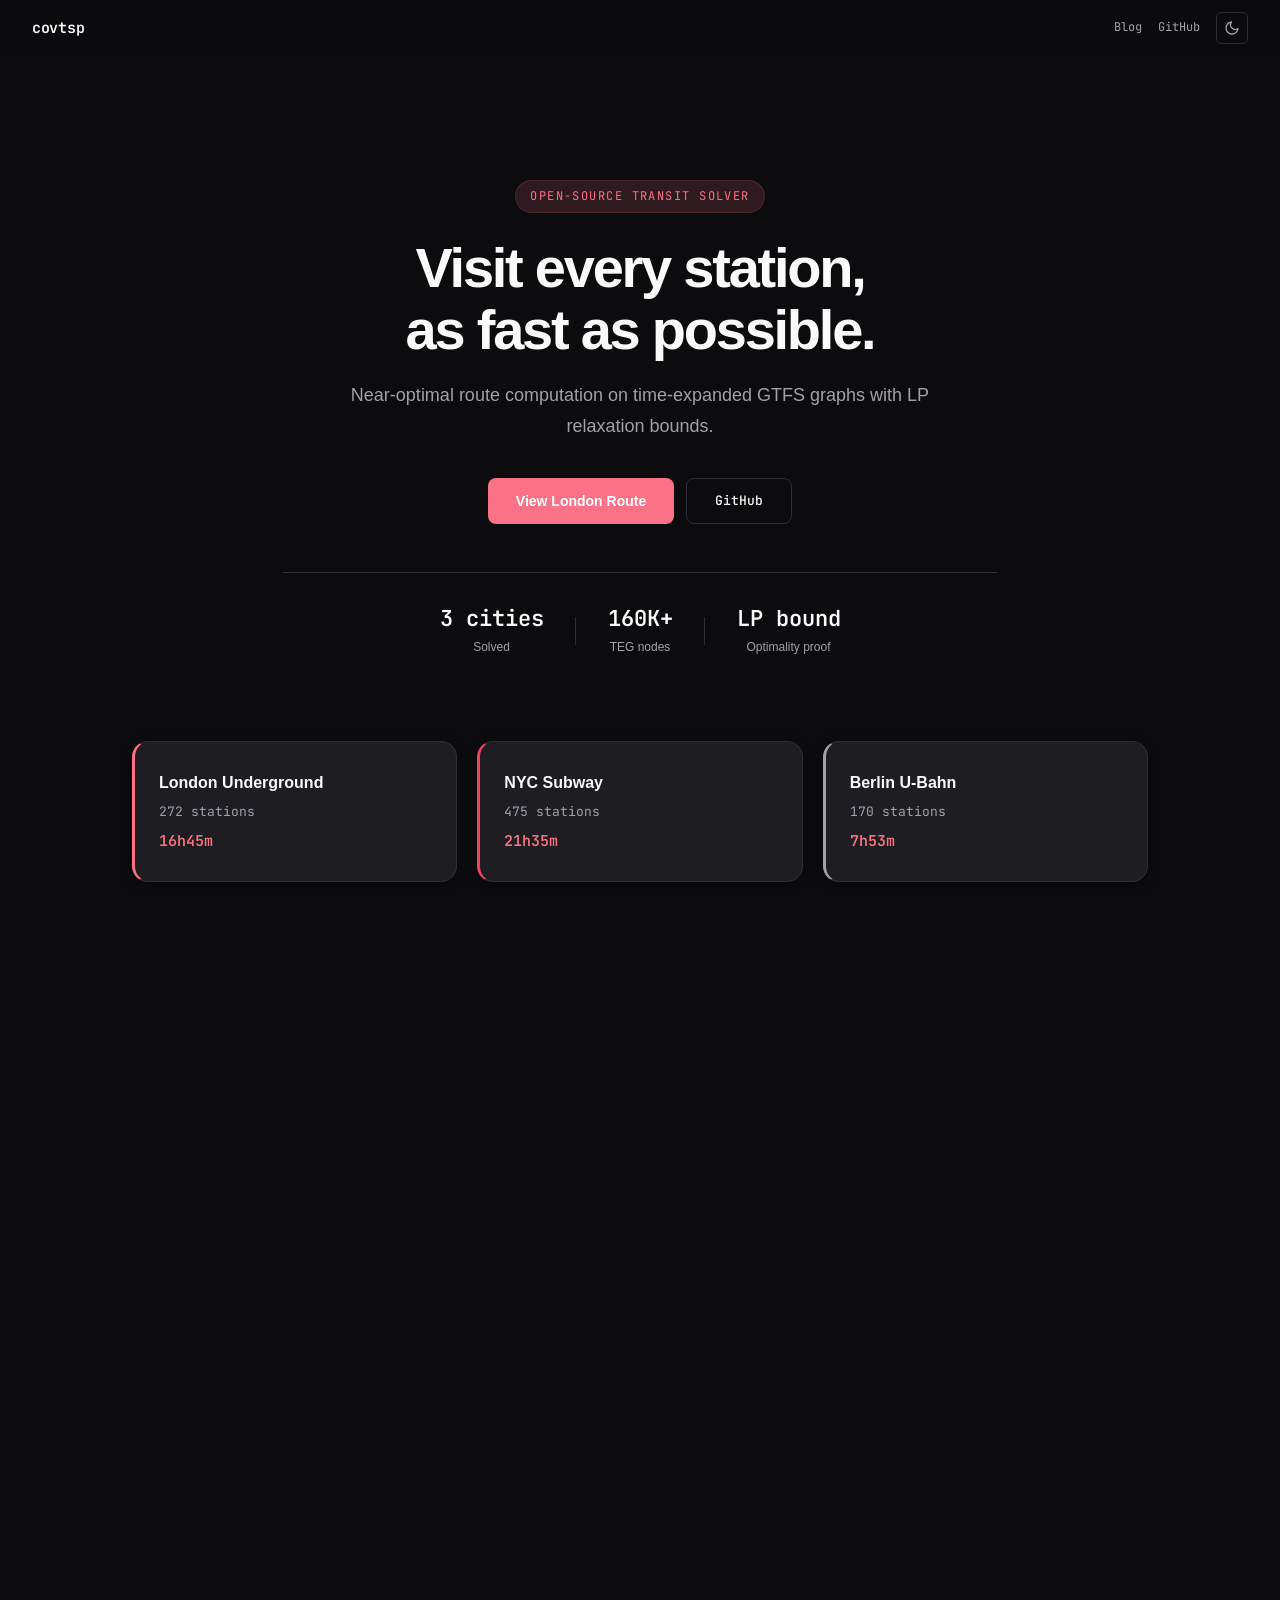
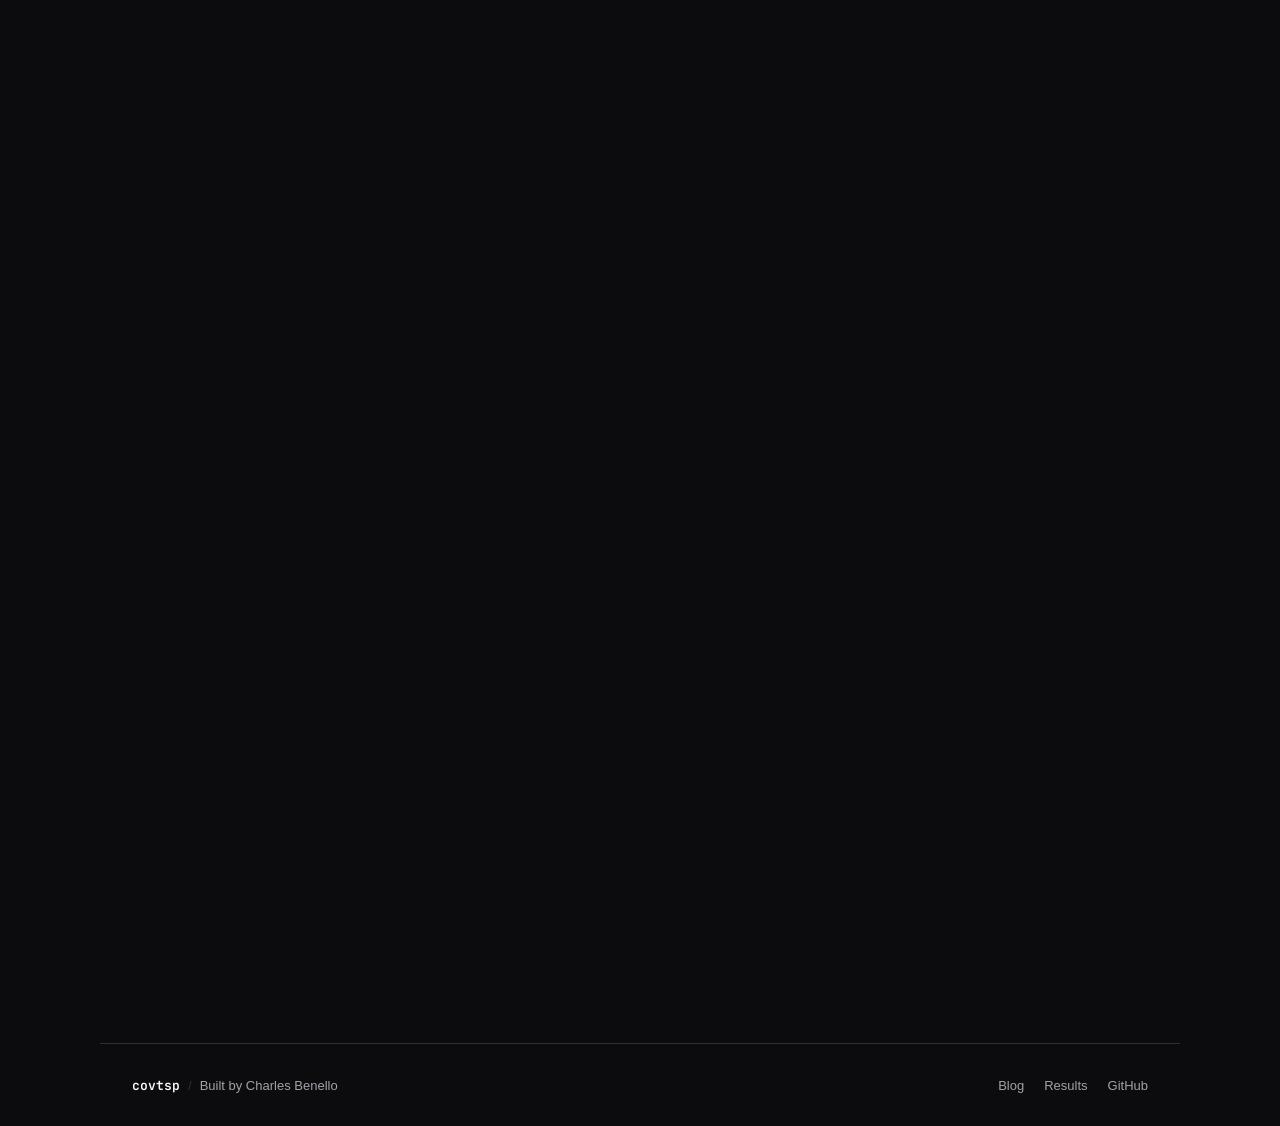
<file: index.html>
<!DOCTYPE html>
<html>
<head>
    <meta http-equiv="refresh" content="0; url=web/index.html">
    <link rel="canonical" href="web/index.html">
</head>
<body>
    <p><a href="web/index.html">Redirecting to covtsp...</a></p>
</body>
</html>
</file>
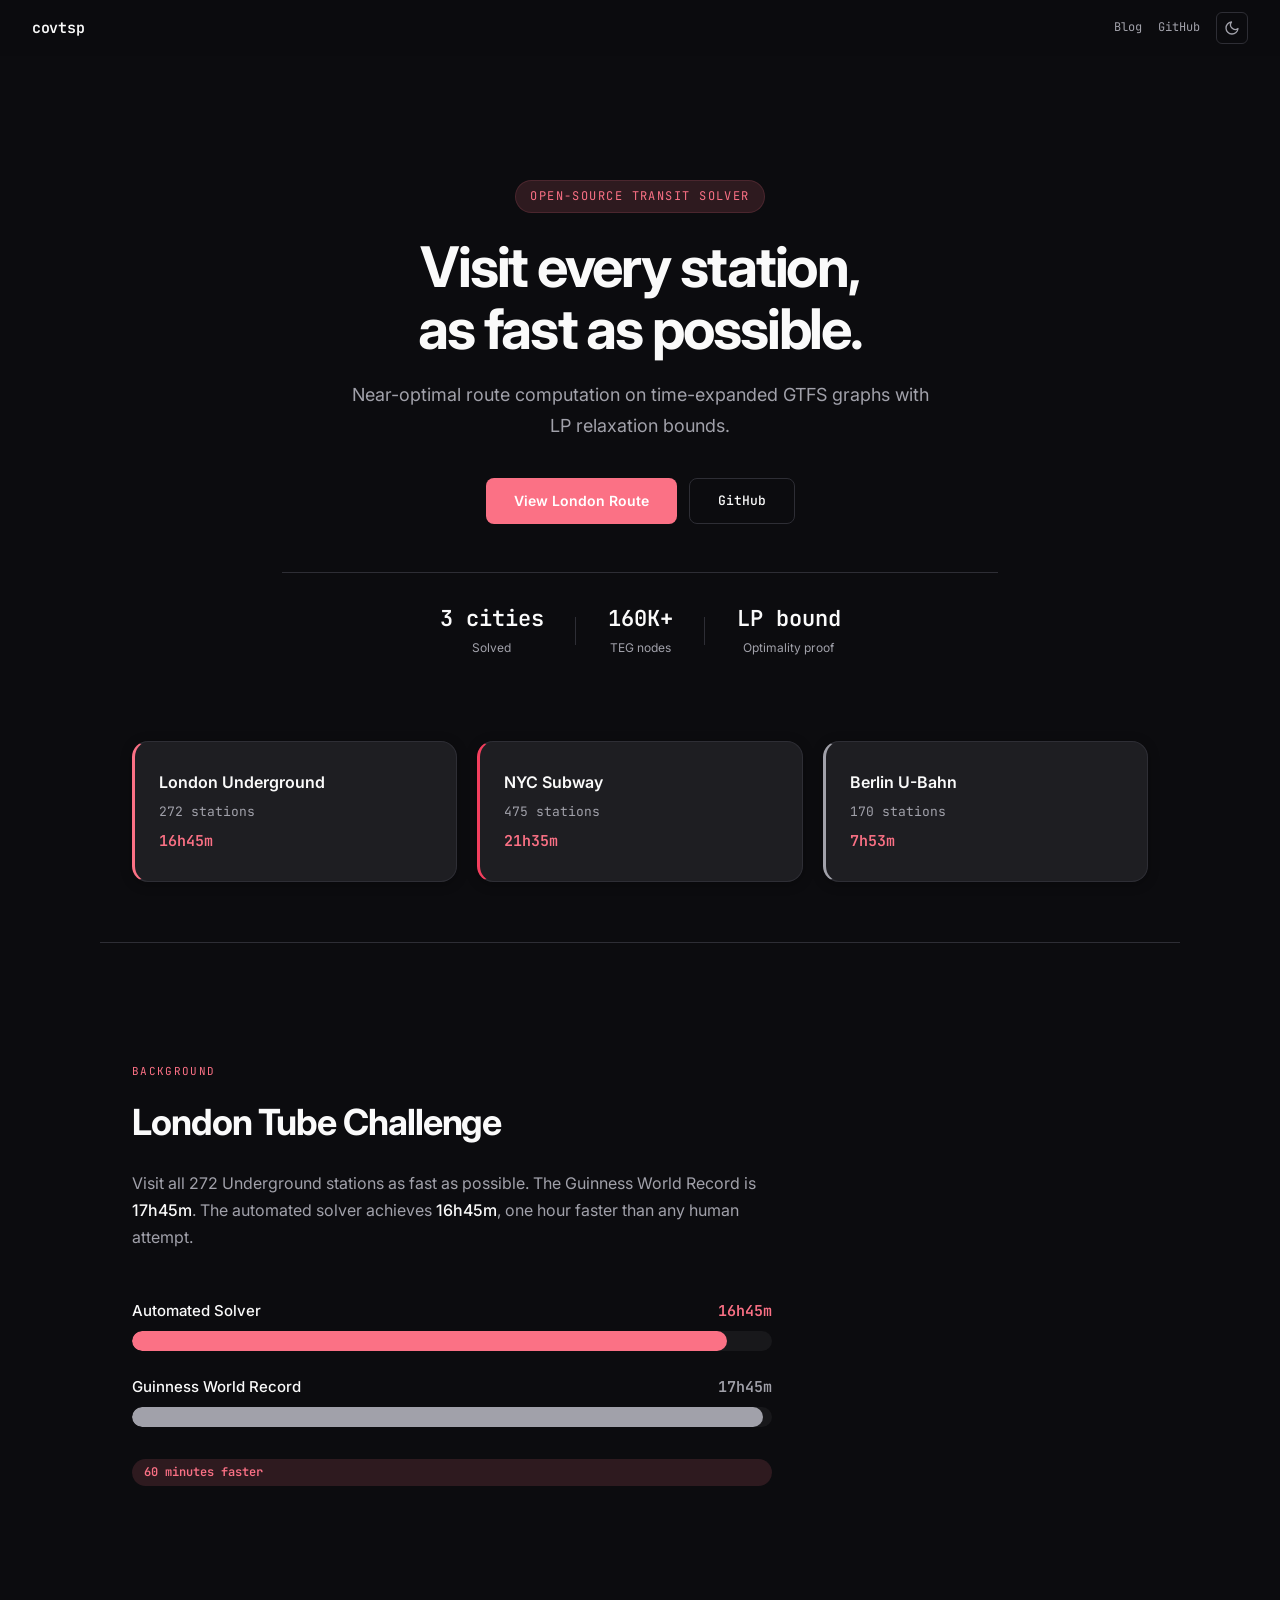
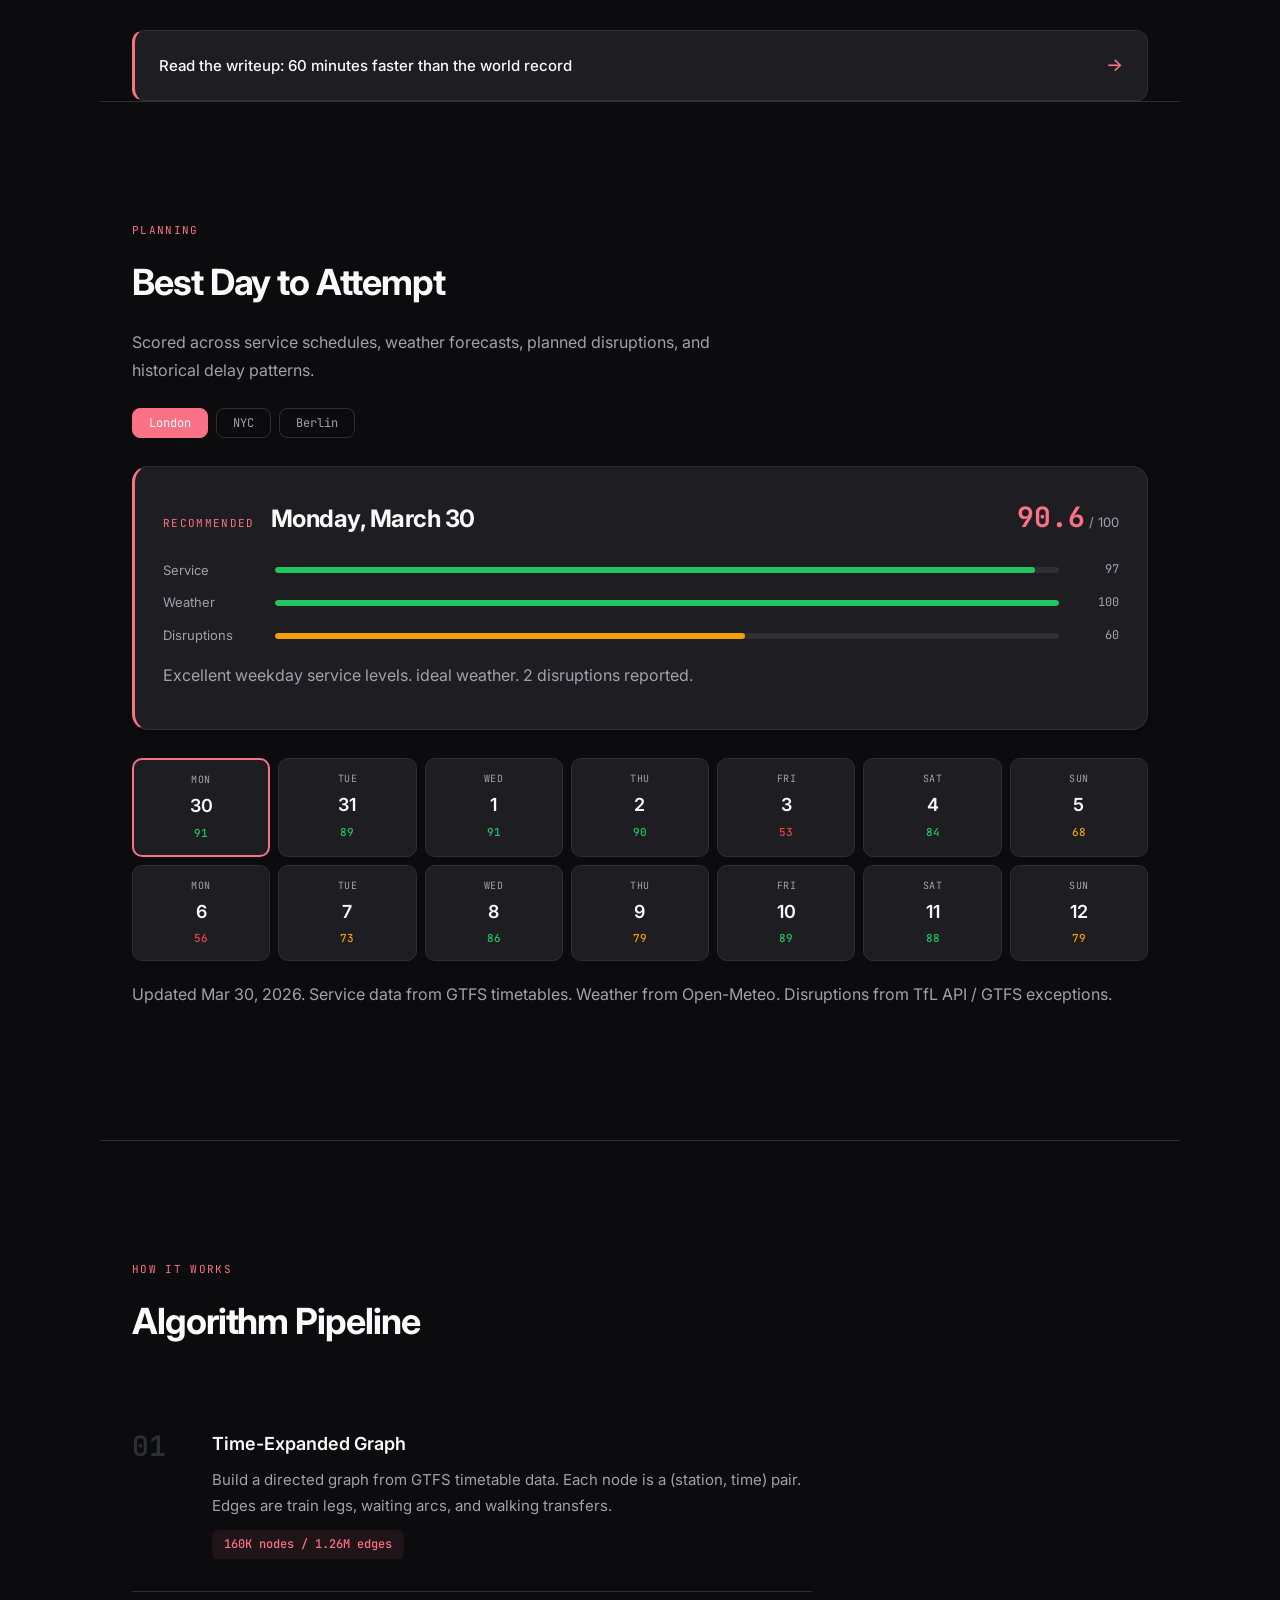
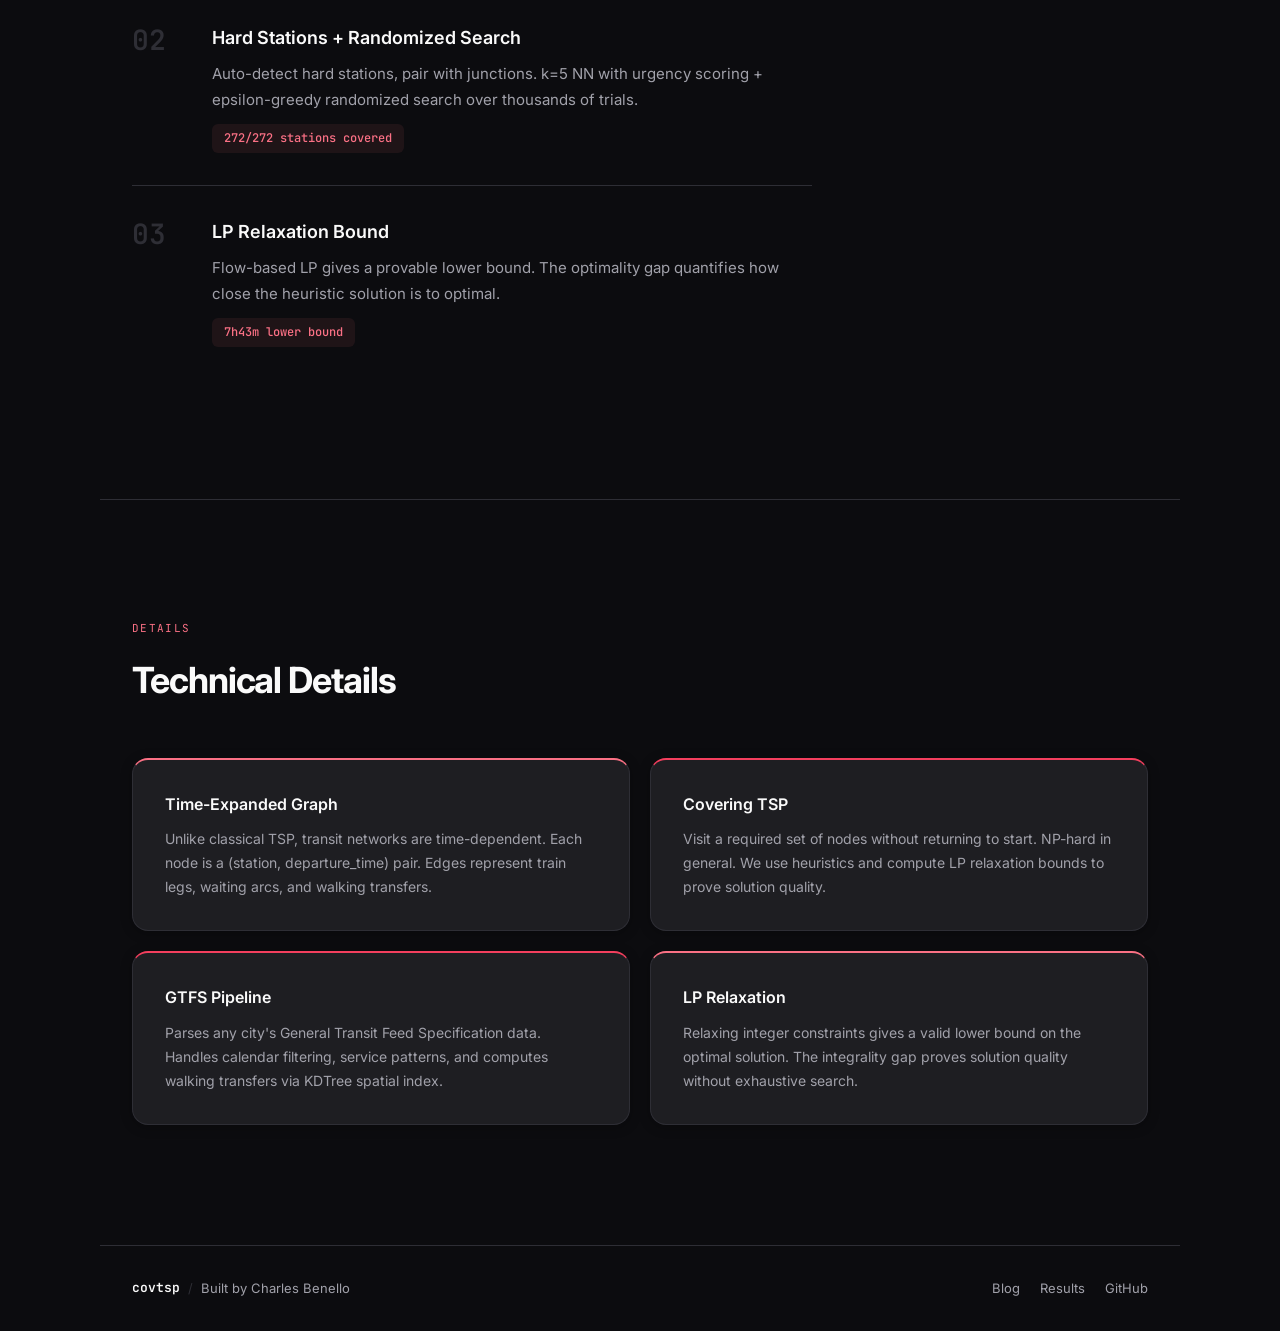
<file: web/index.html>
<!DOCTYPE html>
<html lang="en">
<head>
    <meta charset="UTF-8">
    <meta name="viewport" content="width=device-width, initial-scale=1.0">
    <title>covtsp | Transit Coverage Optimization</title>
    <meta name="description" content="Open-source Covering TSP solver for transit networks. Finds near-optimal routes through any city's GTFS data with LP relaxation bounds.">
    <meta property="og:title" content="covtsp | Transit Coverage Optimization">
    <meta property="og:description" content="Open-source Covering TSP solver for transit networks with provable quality bounds.">
    <meta property="og:type" content="website">
    <link rel="preconnect" href="https://fonts.googleapis.com">
    <link rel="preconnect" href="https://fonts.gstatic.com" crossorigin>
    <link href="https://fonts.googleapis.com/css2?family=Inter:wght@400;500;600;700&family=JetBrains+Mono:wght@400;500;600&display=swap" rel="stylesheet">
    <link rel="stylesheet" href="style.css">
</head>
<body data-theme="dark">
    <!-- Nav -->
    <nav class="nav" id="main-nav">
        <a href="#" class="nav-brand">covtsp</a>
        <div class="nav-right">
            <a href="blog.html" class="nav-link">Blog</a>
            <a href="https://github.com/cmbenello/covtsp" class="nav-link">GitHub</a>
            <button id="theme-toggle" class="theme-btn" aria-label="Toggle theme">
                <svg class="icon-sun" width="16" height="16" viewBox="0 0 24 24" fill="none" stroke="currentColor" stroke-width="2" stroke-linecap="round" stroke-linejoin="round"><circle cx="12" cy="12" r="5"/><line x1="12" y1="1" x2="12" y2="3"/><line x1="12" y1="21" x2="12" y2="23"/><line x1="4.22" y1="4.22" x2="5.64" y2="5.64"/><line x1="18.36" y1="18.36" x2="19.78" y2="19.78"/><line x1="1" y1="12" x2="3" y2="12"/><line x1="21" y1="12" x2="23" y2="12"/><line x1="4.22" y1="19.78" x2="5.64" y2="18.36"/><line x1="18.36" y1="5.64" x2="19.78" y2="4.22"/></svg>
                <svg class="icon-moon" width="16" height="16" viewBox="0 0 24 24" fill="none" stroke="currentColor" stroke-width="2" stroke-linecap="round" stroke-linejoin="round"><path d="M21 12.79A9 9 0 1 1 11.21 3 7 7 0 0 0 21 12.79z"/></svg>
            </button>
        </div>
    </nav>

    <!-- ASCII Background (full page) -->
    <canvas id="ascii-bg" aria-hidden="true"></canvas>

    <!-- Hero -->
    <div class="hero-wrapper">
        <section class="hero-compact">
            <div class="hero-tag">Open-Source Transit Solver</div>
            <h1 class="hero-title">Visit every station,<br>as fast as possible.</h1>
            <p class="hero-desc">
                Near-optimal route computation on time-expanded GTFS graphs with LP relaxation bounds.
            </p>
            <div class="hero-cta">
                <a href="results.html?sample" class="btn-primary">View London Route</a>
                <a href="https://github.com/cmbenello/covtsp" class="btn-secondary">GitHub</a>
            </div>
            <div class="hero-stats">
                <div class="hero-stat">
                    <span class="hero-stat-value">3 cities</span>
                    <span class="hero-stat-label">Solved</span>
                </div>
                <div class="hero-stat">
                    <span class="hero-stat-value">160K+</span>
                    <span class="hero-stat-label">TEG nodes</span>
                </div>
                <div class="hero-stat">
                    <span class="hero-stat-value">LP bound</span>
                    <span class="hero-stat-label">Optimality proof</span>
                </div>
            </div>
        </section>
    </div>

    <!-- Cities -->
    <section class="section cities-section">
        <div class="city-grid">
            <a href="results.html?sample" class="city-card active">
                <h3>London Underground</h3>
                <span class="city-stat">272 stations</span>
                <span class="city-status solved">16h45m</span>
                <span class="card-arrow">&rarr;</span>
            </a>
            <a href="results.html?city=nyc" class="city-card active">
                <h3>NYC Subway</h3>
                <span class="city-stat">475 stations</span>
                <span class="city-status solved">21h35m</span>
                <span class="card-arrow">&rarr;</span>
            </a>
            <a href="results.html?city=berlin" class="city-card active" id="city-berlin">
                <h3>Berlin U-Bahn</h3>
                <span class="city-stat">170 stations</span>
                <span class="city-status solved">7h53m</span>
                <span class="card-arrow">&rarr;</span>
            </a>
        </div>
    </section>

    <!-- Record Comparison -->
    <section class="section record-section reveal">
        <div class="section-label">Background</div>
        <h2 class="section-title">London Tube Challenge</h2>
        <p class="section-desc">
            Visit all 272 Underground stations as fast as possible. The Guinness World Record is <strong>17h45m</strong>. The automated solver achieves <strong>16h45m</strong>, one hour faster than any human attempt.
        </p>
        <div class="record-bars">
            <div class="record-row">
                <div class="record-info">
                    <span class="record-name">Automated Solver</span>
                    <span class="record-time accent">16h45m</span>
                </div>
                <div class="record-bar">
                    <div class="record-bar-fill solver" data-width="93.0"></div>
                </div>
            </div>
            <div class="record-row">
                <div class="record-info">
                    <span class="record-name">Guinness World Record</span>
                    <span class="record-time">17h45m</span>
                </div>
                <div class="record-bar">
                    <div class="record-bar-fill world-record" data-width="98.6"></div>
                </div>
            </div>
            <span class="record-gap-badge">60 minutes faster</span>
        </div>
    </section>

    <!-- Blog link -->
    <section class="blog-callout reveal">
        <a href="blog.html">
            <span>Read the writeup: 60 minutes faster than the world record</span>
            <span class="callout-arrow">&rarr;</span>
        </a>
    </section>

    <!-- Best Day to Attempt -->
    <section class="section best-day-section reveal" id="best-day">
        <div class="section-label">Planning</div>
        <h2 class="section-title">Best Day to Attempt</h2>
        <p class="section-desc">
            Scored across service schedules, weather forecasts, planned disruptions, and historical delay patterns.
        </p>

        <div class="bd-tabs">
            <button class="bd-tab active" data-city="london">London</button>
            <button class="bd-tab" data-city="nyc">NYC</button>
            <button class="bd-tab" data-city="berlin">Berlin</button>
        </div>

        <div class="bd-hero-card" id="bd-hero">
            <div class="bd-recommended">
                <span class="bd-label">Recommended</span>
                <span class="bd-date" id="bd-best-date">--</span>
                <span class="bd-score-wrap">
                    <span class="bd-score" id="bd-best-score">--</span>
                    <span class="bd-score-label">/ 100</span>
                </span>
            </div>
            <div class="bd-factors" id="bd-factors">
                <div class="bd-factor">
                    <span class="bd-factor-label">Service</span>
                    <div class="bd-factor-bar"><div class="bd-factor-fill" id="bd-fill-service"></div></div>
                    <span class="bd-factor-value" id="bd-val-service">--</span>
                </div>
                <div class="bd-factor">
                    <span class="bd-factor-label">Weather</span>
                    <div class="bd-factor-bar"><div class="bd-factor-fill" id="bd-fill-weather"></div></div>
                    <span class="bd-factor-value" id="bd-val-weather">--</span>
                </div>
                <div class="bd-factor">
                    <span class="bd-factor-label">Disruptions</span>
                    <div class="bd-factor-bar"><div class="bd-factor-fill" id="bd-fill-disruption"></div></div>
                    <span class="bd-factor-value" id="bd-val-disruption">--</span>
                </div>
            </div>
            <p class="bd-recommendation" id="bd-recommendation">--</p>
        </div>

        <div class="bd-calendar" id="bd-calendar"></div>

        <p class="bd-footnote muted">
            Updated <span id="bd-updated">--</span>. Service data from GTFS timetables. Weather from Open-Meteo. Disruptions from TfL API / GTFS exceptions.
        </p>
    </section>

    <!-- Algorithm Pipeline -->
    <section class="section pipeline-section reveal">
        <div class="section-label">How It Works</div>
        <h2 class="section-title">Algorithm Pipeline</h2>
        <div class="pipeline">
            <div class="pipeline-step">
                <div class="step-num">01</div>
                <div class="step-content">
                    <h3>Time-Expanded Graph</h3>
                    <p>Build a directed graph from GTFS timetable data. Each node is a (station, time) pair. Edges are train legs, waiting arcs, and walking transfers.</p>
                    <span class="step-stat">160K nodes / 1.26M edges</span>
                </div>
            </div>
            <div class="pipeline-step">
                <div class="step-num">02</div>
                <div class="step-content">
                    <h3>Hard Stations + Randomized Search</h3>
                    <p>Auto-detect hard stations, pair with junctions. k=5 NN with urgency scoring + epsilon-greedy randomized search over thousands of trials.</p>
                    <span class="step-stat">272/272 stations covered</span>
                </div>
            </div>
            <div class="pipeline-step">
                <div class="step-num">03</div>
                <div class="step-content">
                    <h3>LP Relaxation Bound</h3>
                    <p>Flow-based LP gives a provable lower bound. The optimality gap quantifies how close the heuristic solution is to optimal.</p>
                    <span class="step-stat">7h43m lower bound</span>
                </div>
            </div>
        </div>
    </section>

    <!-- Technical Details -->
    <section class="section tech-section reveal">
        <div class="section-label">Details</div>
        <h2 class="section-title">Technical Details</h2>
        <div class="tech-grid">
            <div class="tech-card">
                <h4>Time-Expanded Graph</h4>
                <p>Unlike classical TSP, transit networks are time-dependent. Each node is a (station, departure_time) pair. Edges represent train legs, waiting arcs, and walking transfers.</p>
            </div>
            <div class="tech-card">
                <h4>Covering TSP</h4>
                <p>Visit a required set of nodes without returning to start. NP-hard in general. We use heuristics and compute LP relaxation bounds to prove solution quality.</p>
            </div>
            <div class="tech-card">
                <h4>GTFS Pipeline</h4>
                <p>Parses any city's General Transit Feed Specification data. Handles calendar filtering, service patterns, and computes walking transfers via KDTree spatial index.</p>
            </div>
            <div class="tech-card">
                <h4>LP Relaxation</h4>
                <p>Relaxing integer constraints gives a valid lower bound on the optimal solution. The integrality gap proves solution quality without exhaustive search.</p>
            </div>
        </div>
    </section>

    <!-- Footer -->
    <footer>
        <div class="footer-left">
            <span class="footer-brand">covtsp</span>
            <span class="footer-sep">/</span>
            <span>Built by Charles Benello</span>
        </div>
        <div class="footer-links">
            <a href="blog.html">Blog</a>
            <a href="results.html?sample">Results</a>
            <a href="https://github.com/cmbenello/covtsp">GitHub</a>
        </div>
    </footer>

    <script src="aalib.js"></script>
    <script src="ascii-bg.js"></script>
    <script src="index.js"></script>
    <script src="best-day.js"></script>
</body>
</html>
</file>
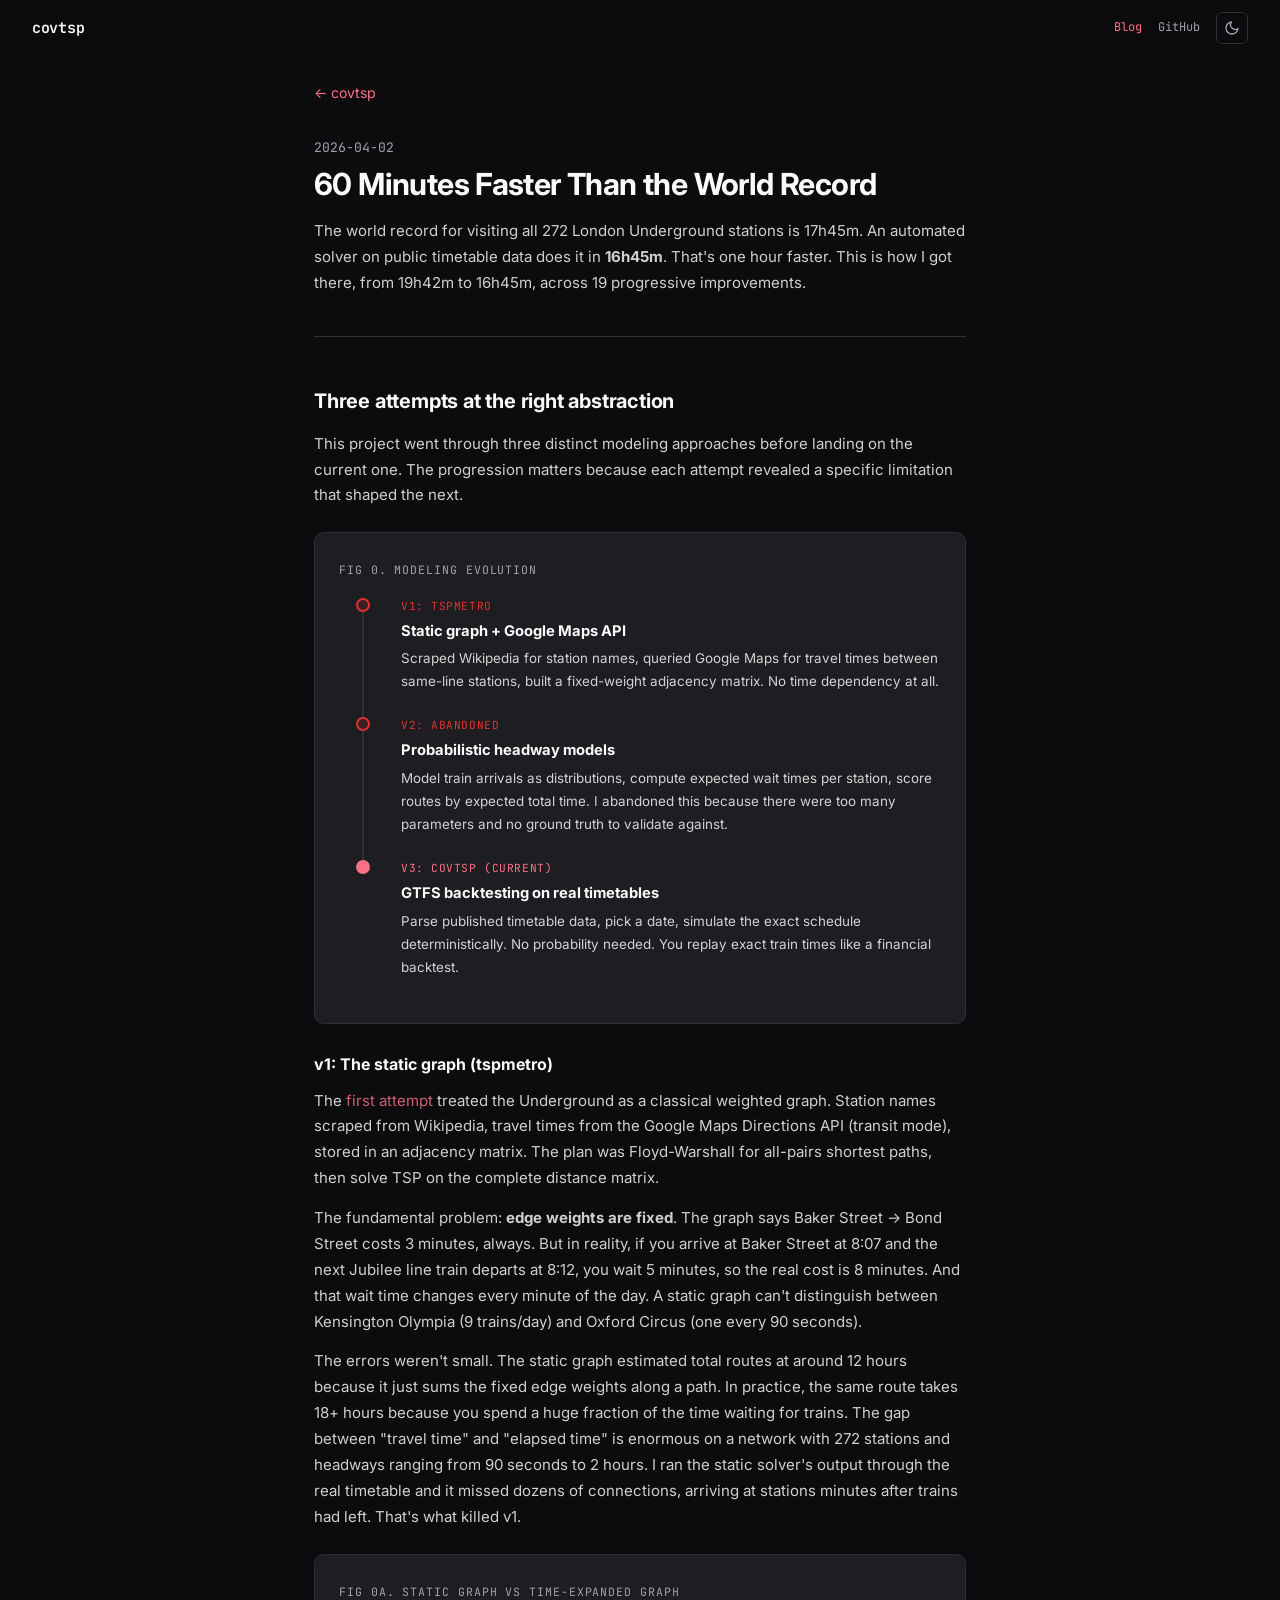
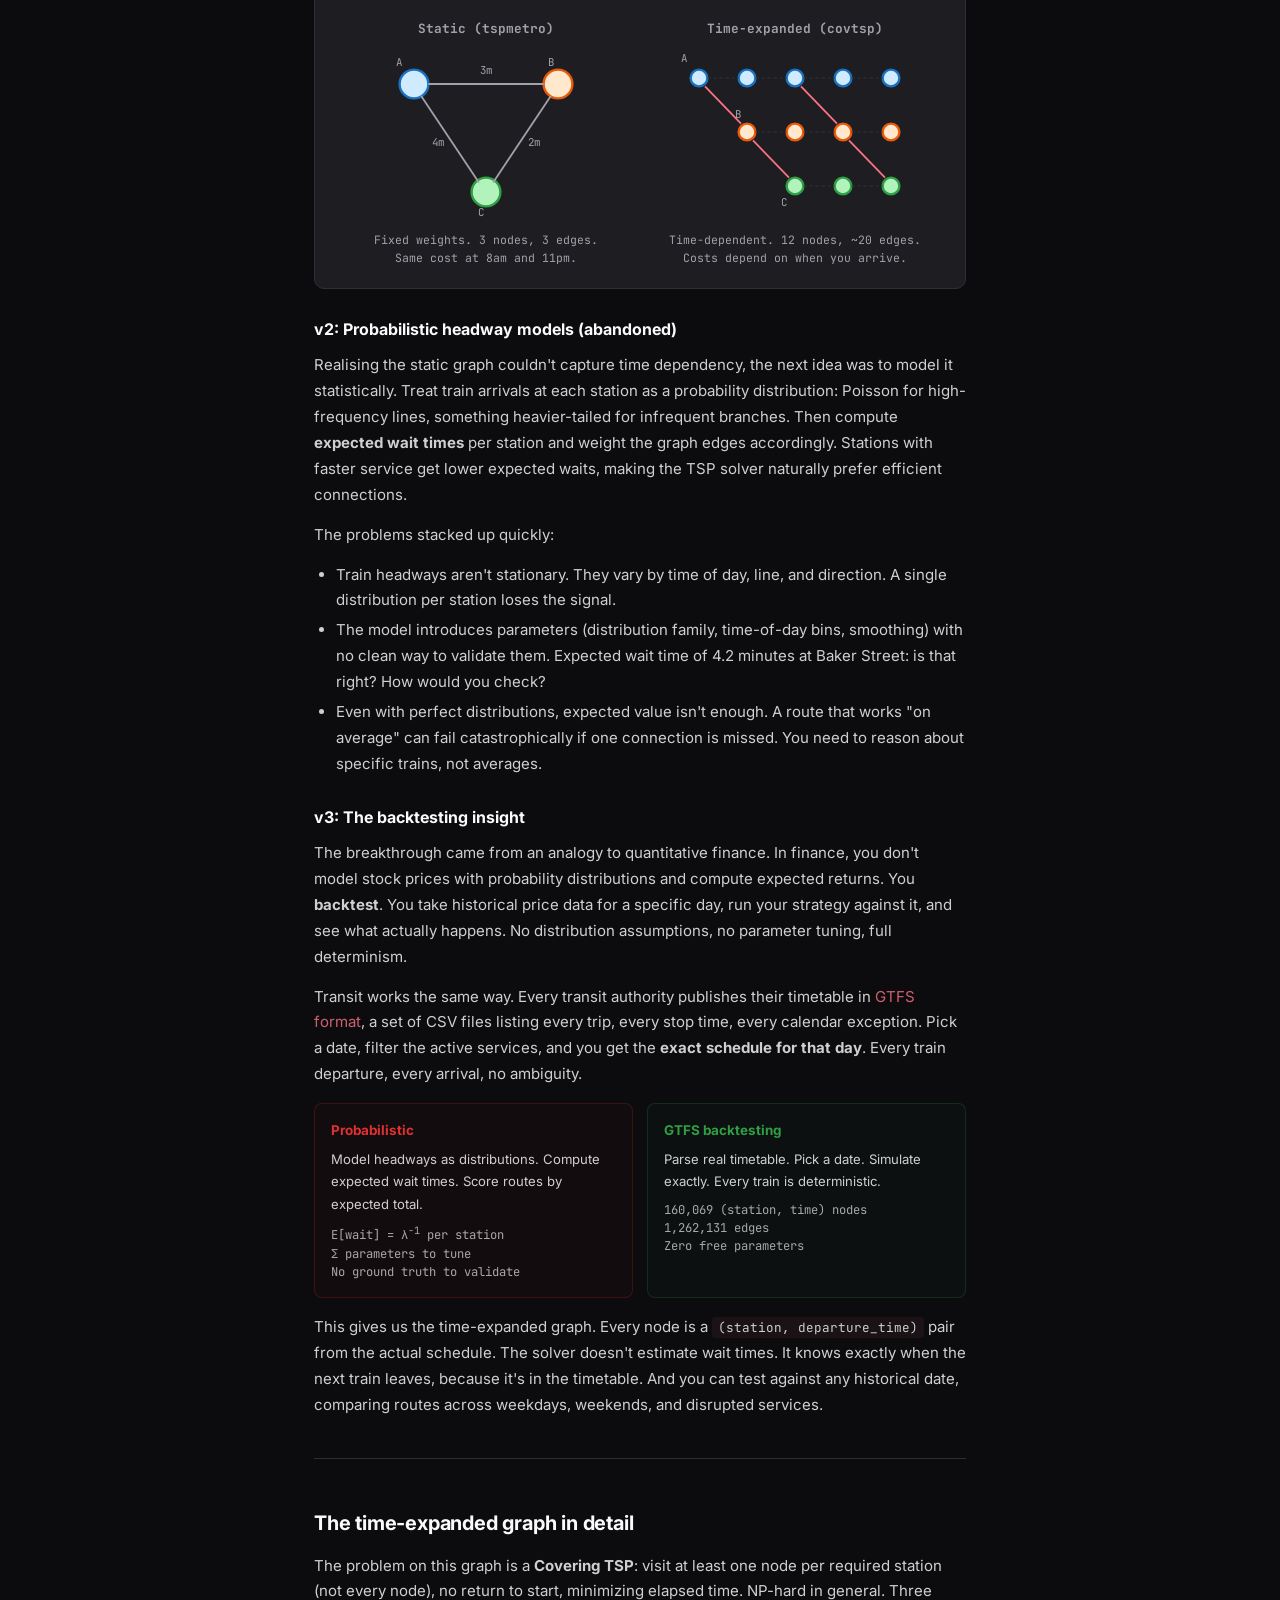
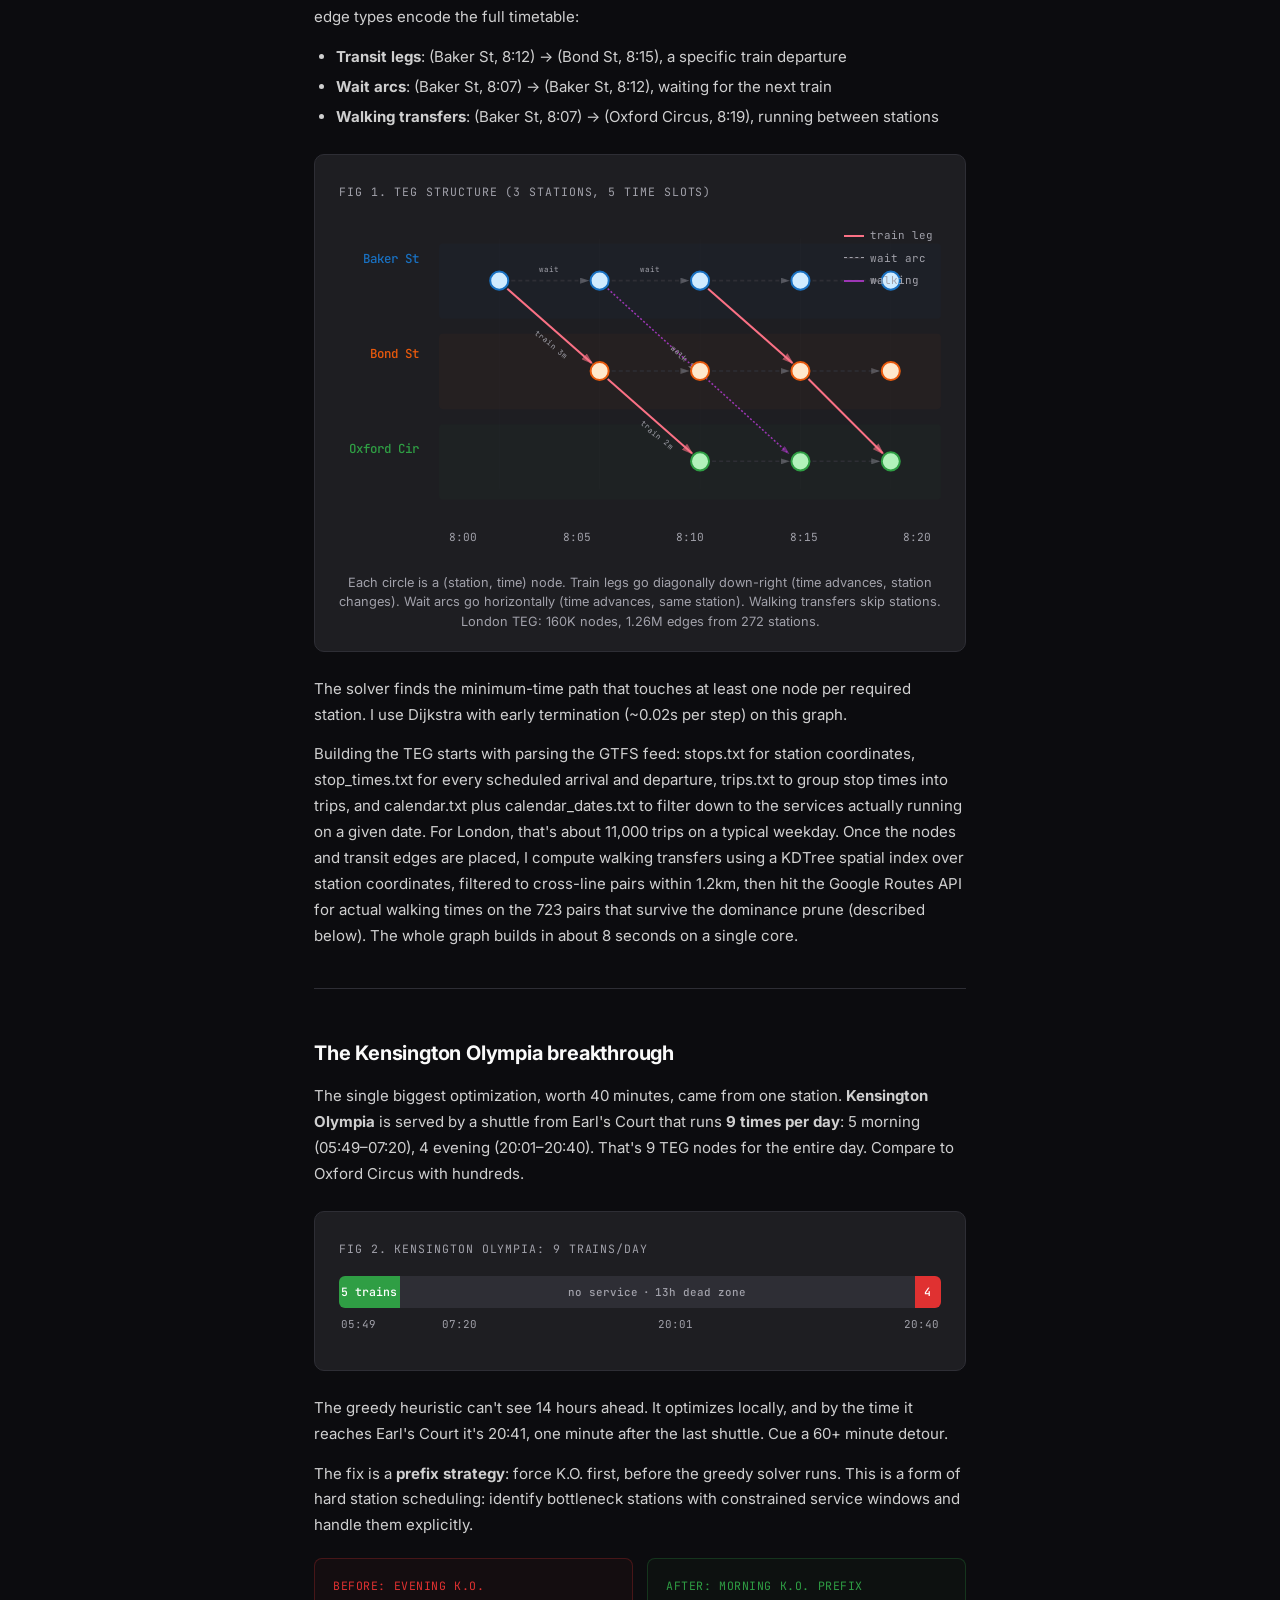
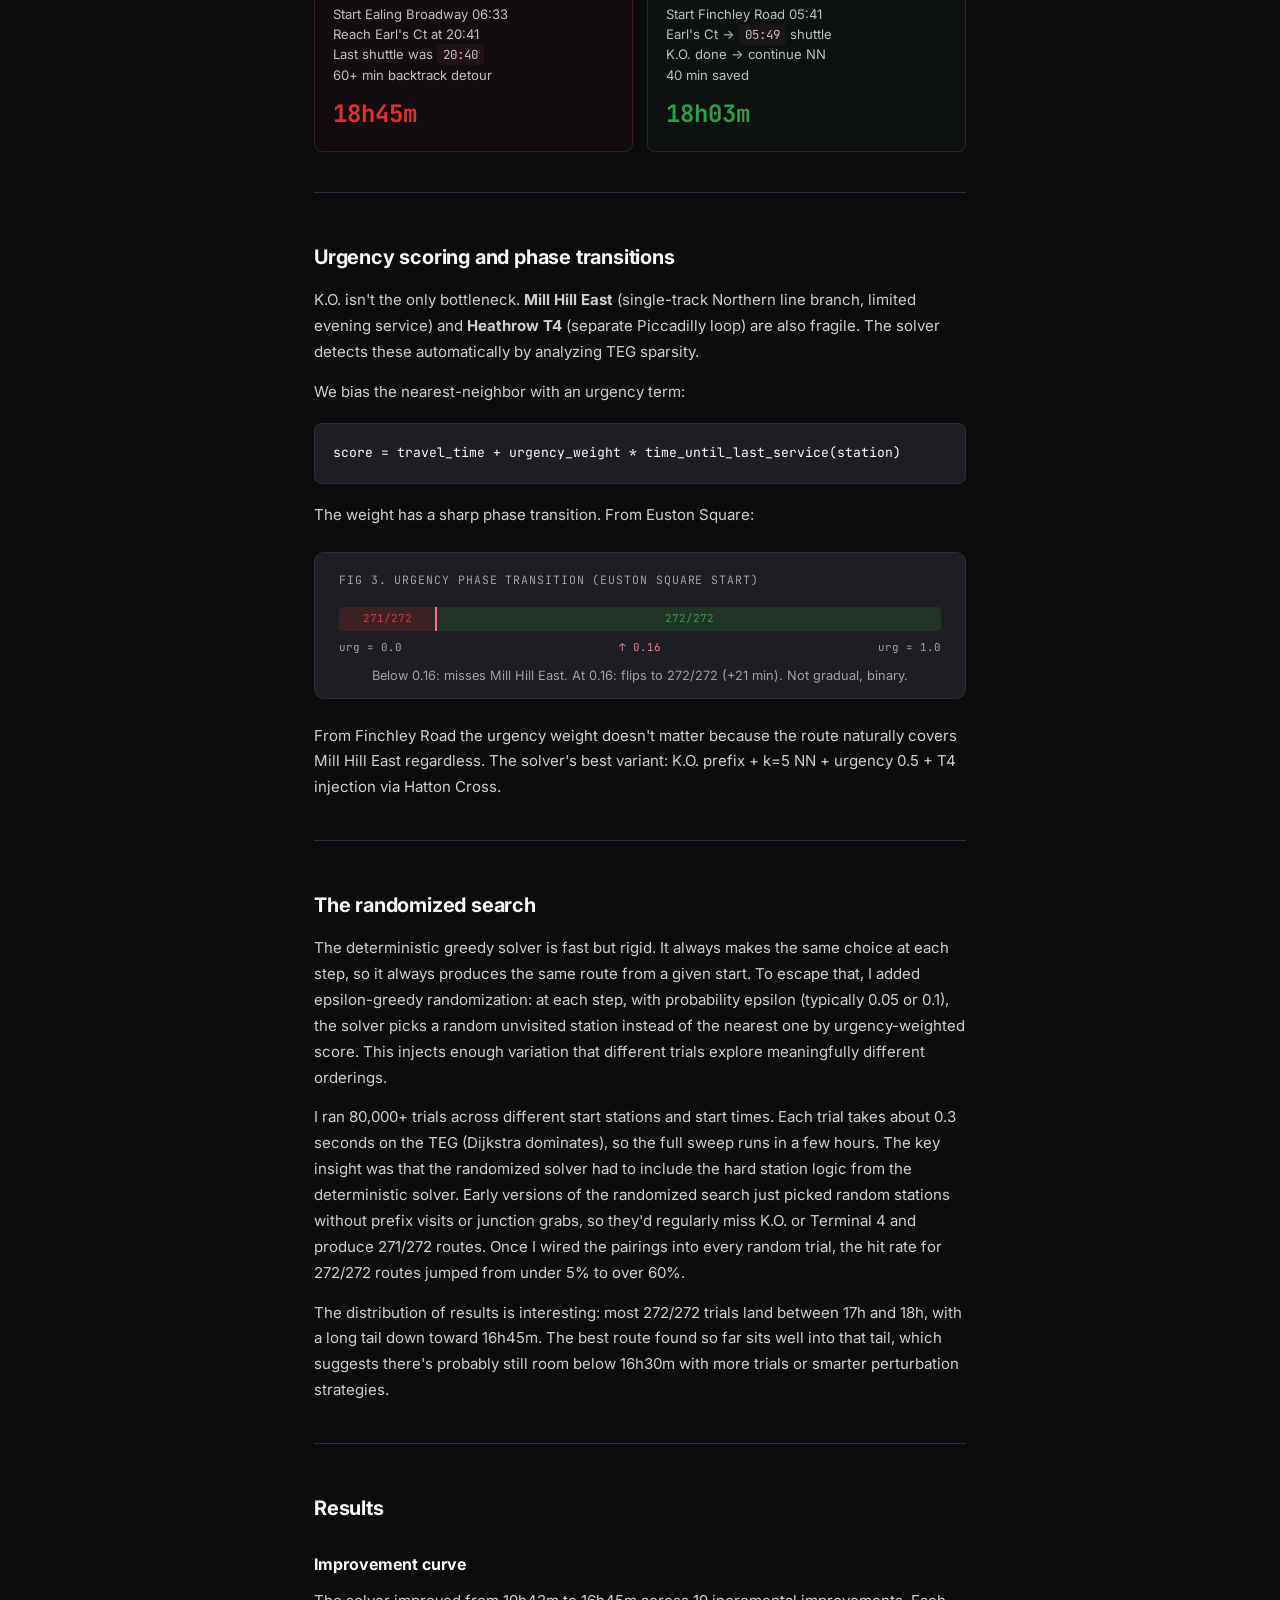
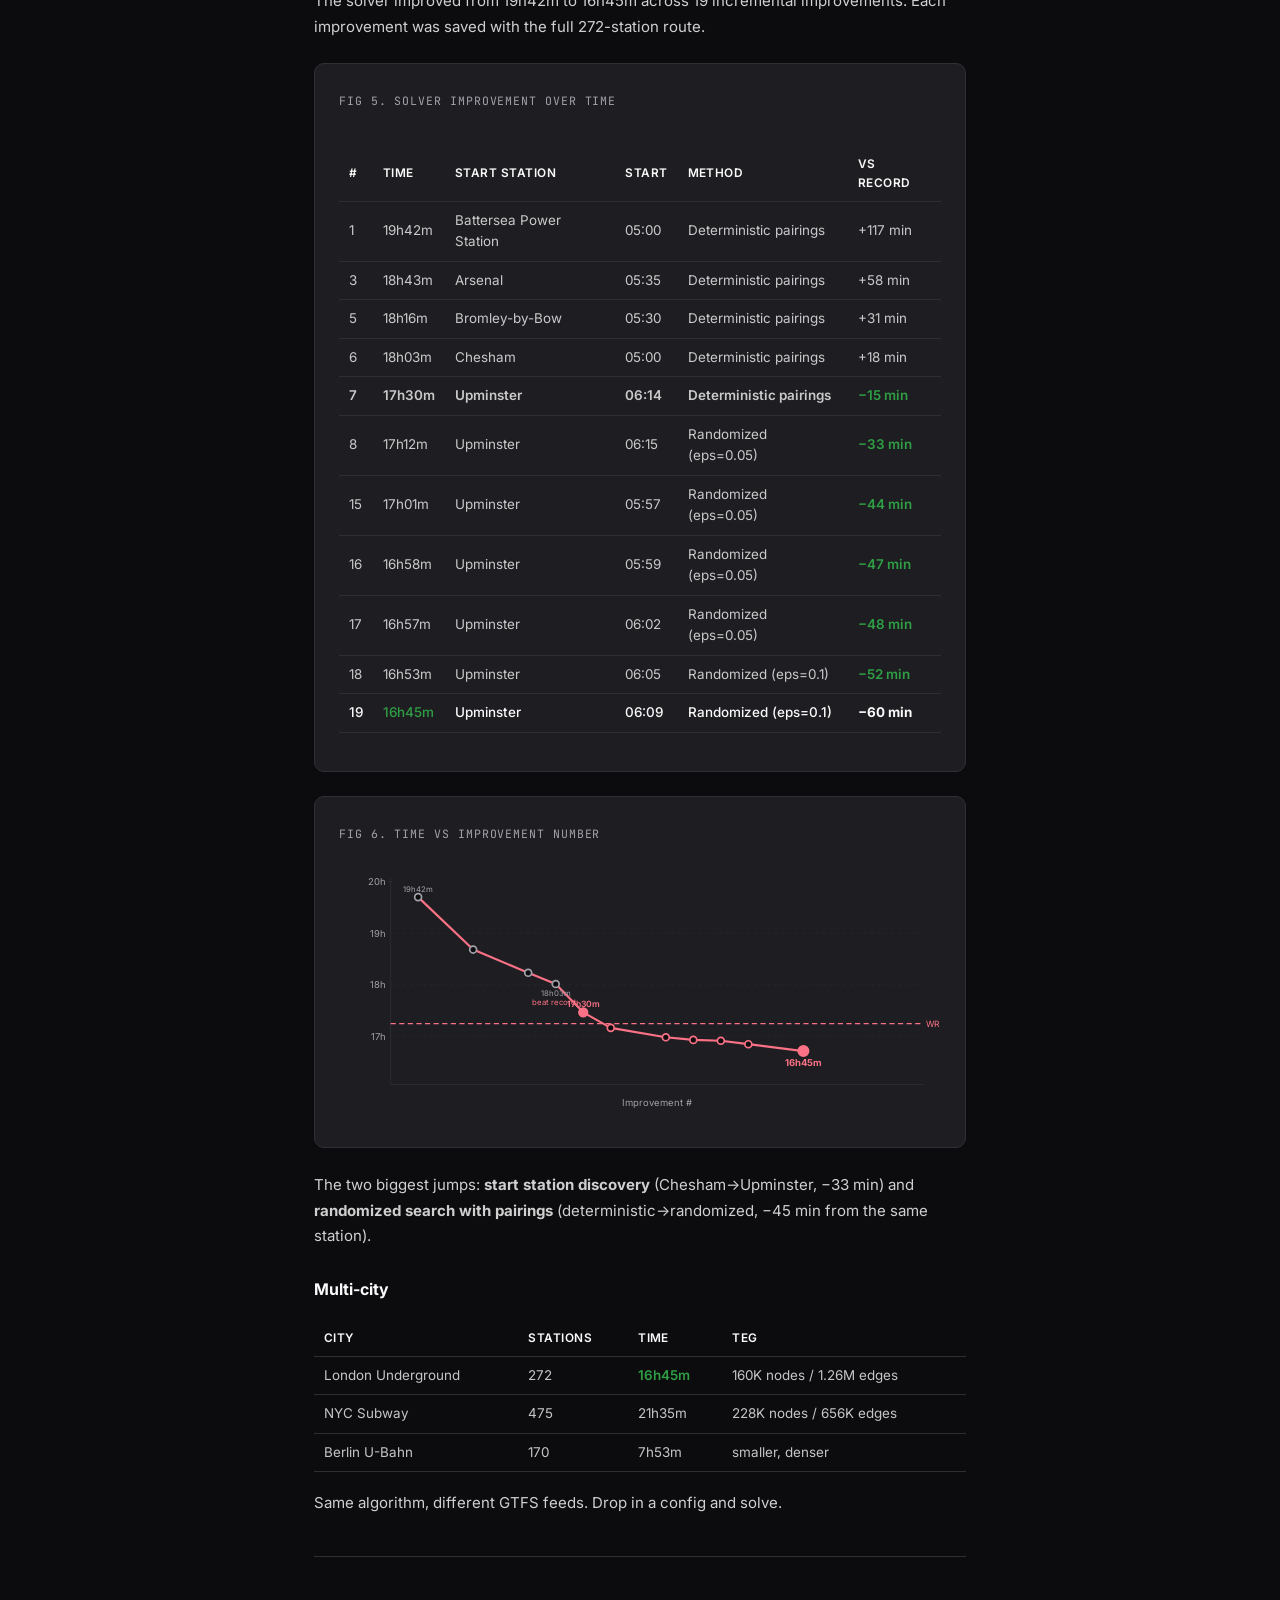
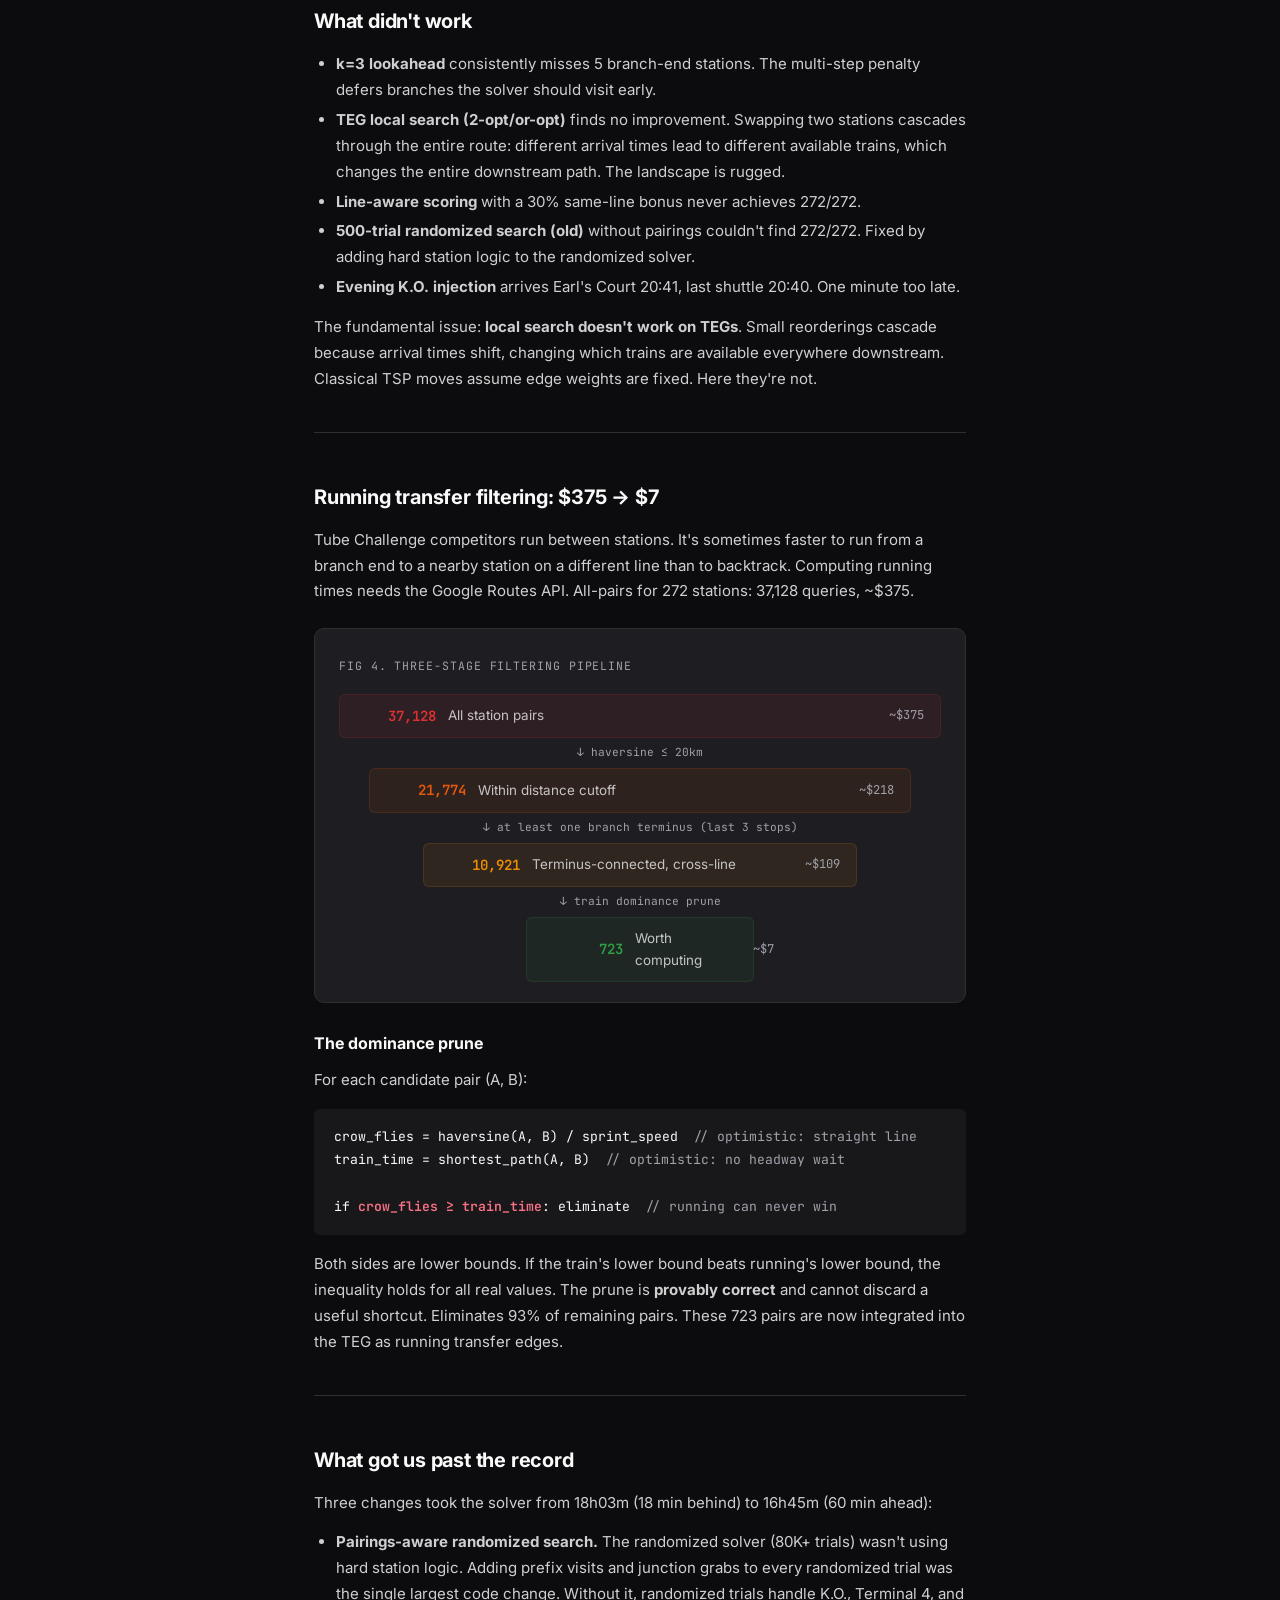
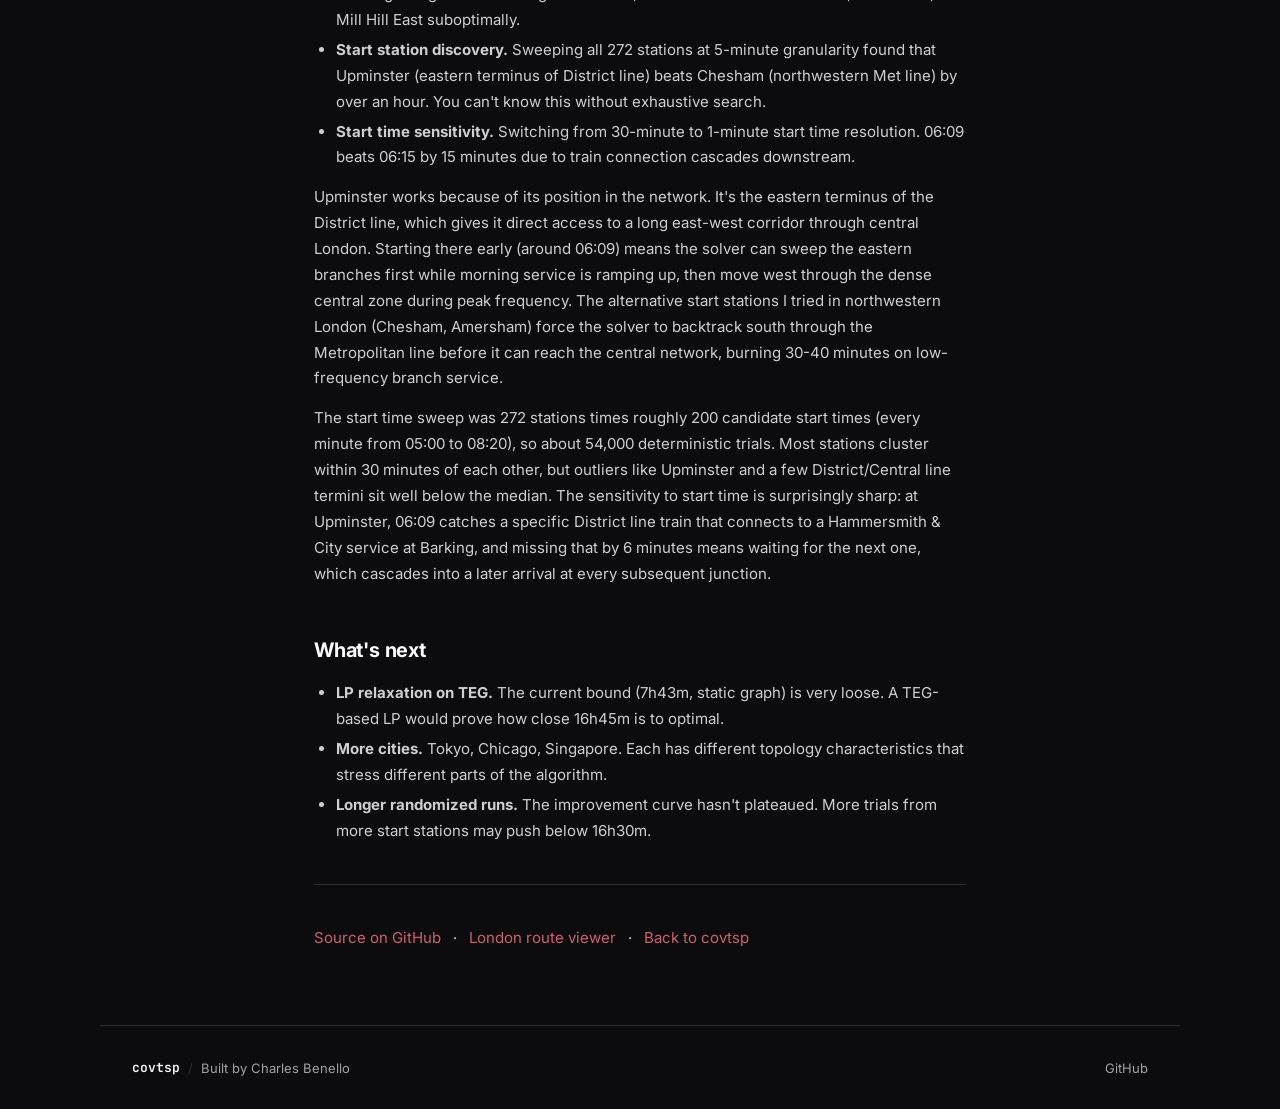
<file: web/blog.html>
<!DOCTYPE html>
<html lang="en">
<head>
    <meta charset="UTF-8">
    <meta name="viewport" content="width=device-width, initial-scale=1.0">
    <title>60 Minutes Faster Than the World Record | covtsp</title>
    <meta name="description" content="How a greedy heuristic on a 160K-node time-expanded graph gets within 19 minutes of the Guinness World Record for visiting all 272 London Underground stations.">
    <link rel="preconnect" href="https://fonts.googleapis.com">
    <link rel="preconnect" href="https://fonts.gstatic.com" crossorigin>
    <link href="https://fonts.googleapis.com/css2?family=Inter:wght@400;500;600;700&family=JetBrains+Mono:wght@400;500;600&display=swap" rel="stylesheet">
    <link rel="stylesheet" href="style.css">
    <style>
        .blog { max-width: 700px; margin: 0 auto; padding: 80px 24px 60px; }
        .blog-back { display: inline-flex; align-items: center; gap: 6px; color: var(--muted); text-decoration: none; font-size: 0.88rem; margin-bottom: 32px; }
        .blog-back:hover { color: var(--accent); }
        .blog-date { color: var(--muted); font-size: 0.82rem; font-family: 'JetBrains Mono', monospace; margin-bottom: 8px; }
        .blog h1 { font-size: 1.9rem; line-height: 1.2; margin-bottom: 16px; color: var(--text); letter-spacing: -0.02em; }
        .blog-lead { font-size: 1.05rem; color: var(--muted); margin-bottom: 40px; line-height: 1.6; }
        .blog h2 { font-size: 1.25rem; margin-top: 48px; margin-bottom: 14px; color: var(--text); letter-spacing: -0.01em; }
        .blog h3 { font-size: 1rem; margin-top: 28px; margin-bottom: 10px; color: var(--text); }
        .blog p { color: var(--text); opacity: 0.82; line-height: 1.72; margin-bottom: 14px; font-size: 0.94rem; }
        .blog strong { color: var(--text); opacity: 1; }
        .blog a { color: var(--accent); text-decoration: none; }
        .blog a:hover { text-decoration: underline; }
        .blog code { font-family: 'JetBrains Mono', monospace; background: var(--code-bg); padding: 2px 6px; border-radius: 3px; font-size: 0.84em; }
        .blog pre { background: var(--card-bg); border: 1px solid var(--border); border-radius: 8px; padding: 18px; overflow-x: auto; margin: 18px 0; }
        .blog pre code { background: none; padding: 0; font-size: 0.82rem; line-height: 1.65; }
        .blog ul, .blog ol { color: var(--text); opacity: 0.82; line-height: 1.72; margin-bottom: 14px; padding-left: 22px; font-size: 0.94rem; }
        .blog li { margin-bottom: 4px; }
        .blog blockquote { border-left: 3px solid var(--accent); padding-left: 16px; margin: 18px 0; font-style: italic; font-size: 0.92rem; }
        .blog blockquote p { opacity: 0.7; }
        .blog hr { border: none; border-top: 1px solid var(--border); margin: 40px 0; }

        /* ── Diagrams ── */
        .fig { background: var(--card-bg); border: 1px solid var(--border); border-radius: 10px; padding: 28px 24px 20px; margin: 24px 0; }
        .fig-label { font-family: 'JetBrains Mono', monospace; font-size: 0.72rem; color: var(--muted); text-transform: uppercase; letter-spacing: 0.08em; margin-bottom: 18px; }
        .fig-caption { font-size: 0.8rem; color: var(--muted); margin-top: 14px; line-height: 1.5; text-align: center; }

        /* Evolution timeline */
        .evo { display: flex; flex-direction: column; gap: 0; }
        .evo-step { display: grid; grid-template-columns: 48px 1fr; gap: 0; position: relative; }
        .evo-marker { display: flex; flex-direction: column; align-items: center; }
        .evo-dot { width: 14px; height: 14px; border-radius: 50%; border: 2px solid var(--border); background: var(--card-bg); z-index: 1; flex-shrink: 0; }
        .evo-line { width: 2px; flex: 1; background: var(--border); }
        .evo-step.active .evo-dot { border-color: var(--accent); background: var(--accent); }
        .evo-step.dead .evo-dot { border-color: #e03131; background: rgba(224, 49, 49, 0.15); }
        .evo-content { padding: 0 0 24px 14px; }
        .evo-tag { font-family: 'JetBrains Mono', monospace; font-size: 0.7rem; text-transform: uppercase; letter-spacing: 0.05em; margin-bottom: 4px; }
        .evo-step.dead .evo-tag { color: #e03131; }
        .evo-step.active .evo-tag { color: var(--accent); }
        .evo-step:not(.active):not(.dead) .evo-tag { color: var(--muted); }
        .evo-content h4 { font-size: 0.92rem; margin-bottom: 4px; color: var(--text); }
        .evo-content p { font-size: 0.84rem; margin-bottom: 0; }

        /* Static vs TEG side-by-side */
        .graph-cmp { display: grid; grid-template-columns: 1fr 1fr; gap: 16px; }
        .graph-cmp-box { text-align: center; }
        .graph-cmp-box h4 { font-size: 0.8rem; font-family: 'JetBrains Mono', monospace; margin-bottom: 8px; color: var(--muted); }
        .graph-cmp svg { width: 100%; max-width: 240px; height: 170px; }
        .graph-cmp svg circle { stroke-width: 2; }
        .graph-cmp svg text { font-family: 'JetBrains Mono', monospace; font-size: 9px; fill: var(--muted); }
        .graph-cmp-note { font-size: 0.72rem; color: var(--muted); margin-top: 6px; font-family: 'JetBrains Mono', monospace; }

        /* Approach comparison boxes */
        .approach-cmp { display: grid; grid-template-columns: 1fr 1fr; gap: 14px; margin: 16px 0; }
        .approach-box { padding: 16px; border-radius: 8px; border: 1px solid var(--border); }
        .approach-box.nope { border-color: rgba(224, 49, 49, 0.2); background: rgba(224, 49, 49, 0.03); }
        .approach-box.yep { border-color: rgba(47, 158, 68, 0.2); background: rgba(47, 158, 68, 0.03); }
        .approach-box h4 { font-size: 0.84rem; margin-bottom: 6px; }
        .approach-box.nope h4 { color: #e03131; }
        .approach-box.yep h4 { color: #2f9e44; }
        .approach-box p { font-size: 0.82rem; margin-bottom: 0; }
        .approach-box .mono { font-family: 'JetBrains Mono', monospace; font-size: 0.76rem; margin-top: 8px; color: var(--text); opacity: 0.65; line-height: 1.5; }

        /* TEG diagram - proper graph visualization */
        .teg { position: relative; height: 340px; }
        .teg-axis { position: absolute; left: 0; top: 0; bottom: 40px; width: 90px; }
        .teg-station-name {
            position: absolute; left: 0; font-family: 'JetBrains Mono', monospace;
            font-size: 0.78rem; font-weight: 500; text-align: right; width: 80px;
        }
        .teg-graph { position: absolute; left: 100px; top: 0; right: 0; bottom: 0; }
        .teg-time-axis {
            position: absolute; bottom: 0; left: 0; right: 0; height: 30px;
            display: flex; justify-content: space-between; padding: 0 10px;
            font-family: 'JetBrains Mono', monospace; font-size: 0.7rem; color: var(--muted);
        }
        .teg-svg { width: 100%; height: calc(100% - 30px); }
        .teg-svg line.wait { stroke: var(--border); stroke-width: 1.5; stroke-dasharray: 4 3; }
        .teg-svg line.train { stroke: var(--accent); stroke-width: 2; }
        .teg-svg line.walk { stroke: #9c36b5; stroke-width: 1.5; stroke-dasharray: 2 2; }
        .teg-svg line.grid { stroke: var(--border); stroke-width: 0.5; opacity: 0.3; }
        .teg-svg circle.node { stroke-width: 2; }
        .teg-svg circle.a { fill: #d0ebff; stroke: #1971c2; }
        .teg-svg circle.b { fill: #ffe8cc; stroke: #e8590c; }
        .teg-svg circle.c { fill: #b2f2bb; stroke: #2f9e44; }
        .teg-svg text { font-family: 'JetBrains Mono', monospace; font-size: 8px; fill: var(--muted); }
        .teg-svg .edge-label { font-size: 7.5px; fill: var(--muted); }
        .teg-svg marker { fill: var(--accent); }
        .teg-legend {
            position: absolute; top: 8px; right: 8px;
            display: flex; flex-direction: column; gap: 5px;
            font-family: 'JetBrains Mono', monospace; font-size: 0.68rem; color: var(--muted);
        }
        .teg-legend-item { display: flex; align-items: center; gap: 6px; }
        .teg-legend-line { width: 20px; height: 2px; }

        /* K.O. timeline */
        .ko-timeline { margin-bottom: 16px; }
        .ko-bar { display: flex; height: 32px; border-radius: 6px; overflow: hidden; margin: 8px 0; }
        .ko-seg {
            display: flex; align-items: center; justify-content: center;
            font-family: 'JetBrains Mono', monospace; font-size: 0.72rem; font-weight: 500;
        }
        .ko-seg.am { background: #2f9e44; color: white; flex: 1.5; }
        .ko-seg.gap { background: var(--border); color: var(--muted); flex: 12.7; font-size: 0.68rem; }
        .ko-seg.pm { background: #e03131; color: white; flex: 0.65; }
        .ko-times {
            display: flex; font-family: 'JetBrains Mono', monospace;
            font-size: 0.68rem; color: var(--muted); padding: 0 2px;
        }
        .ko-times span:nth-child(2) { margin-left: 11%; }
        .ko-times span:nth-child(3) { margin-left: auto; margin-right: 5%; }
        .ko-times span:nth-child(4) { margin-left: auto; }

        /* Before/after comparison */
        .cmp { display: grid; grid-template-columns: 1fr 1fr; gap: 14px; margin: 20px 0; }
        .cmp-box { padding: 18px; border-radius: 8px; border: 1px solid var(--border); }
        .cmp-box.old { border-color: rgba(224, 49, 49, 0.25); background: rgba(224, 49, 49, 0.04); }
        .cmp-box.new { border-color: rgba(47, 158, 68, 0.25); background: rgba(47, 158, 68, 0.04); }
        .cmp-label { font-family: 'JetBrains Mono', monospace; font-size: 0.72rem; text-transform: uppercase; letter-spacing: 0.05em; margin-bottom: 8px; }
        .cmp-box.old .cmp-label { color: #e03131; }
        .cmp-box.new .cmp-label { color: #2f9e44; }
        .cmp-body { font-size: 0.82rem; color: var(--text); opacity: 0.75; line-height: 1.55; }
        .cmp-body code { font-size: 0.78rem; }
        .cmp-time { font-family: 'JetBrains Mono', monospace; font-size: 1.5rem; font-weight: 700; margin-top: 10px; }
        .cmp-box.old .cmp-time { color: #e03131; }
        .cmp-box.new .cmp-time { color: #2f9e44; }

        /* Filtering funnel */
        .funnel { display: flex; flex-direction: column; align-items: center; gap: 6px; }
        .funnel-row {
            display: grid; grid-template-columns: 80px 1fr 60px; gap: 12px; align-items: center;
            padding: 10px 16px; border-radius: 6px; font-size: 0.88rem; width: 100%;
        }
        .funnel-n { font-family: 'JetBrains Mono', monospace; font-weight: 600; text-align: right; }
        .funnel-desc { color: var(--text); opacity: 0.75; font-size: 0.84rem; }
        .funnel-cost { font-family: 'JetBrains Mono', monospace; font-size: 0.76rem; color: var(--muted); text-align: right; }
        .funnel-row.f0 { background: rgba(224, 49, 49, 0.08); border: 1px solid rgba(224, 49, 49, 0.15); }
        .funnel-row.f0 .funnel-n { color: #e03131; }
        .funnel-row.f1 { background: rgba(232, 89, 12, 0.08); border: 1px solid rgba(232, 89, 12, 0.15); width: 90%; }
        .funnel-row.f1 .funnel-n { color: #e8590c; }
        .funnel-row.f2 { background: rgba(240, 140, 0, 0.08); border: 1px solid rgba(240, 140, 0, 0.15); width: 72%; }
        .funnel-row.f2 .funnel-n { color: #f08c00; }
        .funnel-row.f3 { background: rgba(47, 158, 68, 0.08); border: 1px solid rgba(47, 158, 68, 0.15); width: 38%; }
        .funnel-row.f3 .funnel-n { color: #2f9e44; }
        .funnel-arrow { font-family: 'JetBrains Mono', monospace; font-size: 0.7rem; color: var(--muted); }

        /* Dominance prune box */
        .prune-box {
            background: var(--bg-alt); border-radius: 6px; padding: 16px 20px;
            font-family: 'JetBrains Mono', monospace; font-size: 0.82rem;
            line-height: 1.8; color: var(--text); margin: 16px 0;
        }
        .prune-box .cm { color: var(--muted); }
        .prune-box .hl { color: var(--accent); font-weight: 600; }

        /* Results table */
        .rtable { width: 100%; border-collapse: collapse; margin: 18px 0; font-size: 0.84rem; }
        .rtable th, .rtable td { padding: 8px 10px; text-align: left; border-bottom: 1px solid var(--border); }
        .rtable th { font-weight: 600; font-size: 0.74rem; text-transform: uppercase; letter-spacing: 0.04em; color: var(--text); }
        .rtable td { color: var(--text); opacity: 0.78; }
        .rtable .ok { color: #2f9e44; opacity: 1; font-weight: 600; }
        .rtable .miss { color: #e03131; opacity: 1; }
        .rtable .best td { opacity: 1; font-weight: 500; }

        /* Phase transition mini-diagram */
        .phase-bar { display: flex; height: 24px; border-radius: 4px; overflow: hidden; margin: 12px 0 8px; }
        .phase-bar .off { background: rgba(224, 49, 49, 0.15); flex: 16; display: flex; align-items: center; justify-content: center; font-size: 0.68rem; font-family: 'JetBrains Mono', monospace; color: #e03131; }
        .phase-bar .on { background: rgba(47, 158, 68, 0.15); flex: 84; display: flex; align-items: center; justify-content: center; font-size: 0.68rem; font-family: 'JetBrains Mono', monospace; color: #2f9e44; }
        .phase-bar .boundary { width: 2px; background: var(--accent); }

        @media (max-width: 600px) {
            .blog { padding: 70px 16px 40px; }
            .blog h1 { font-size: 1.45rem; }
            .cmp { grid-template-columns: 1fr; }
            .teg { height: 280px; }
            .teg-axis { width: 70px; }
            .teg-graph { left: 78px; }
            .teg-station-name { width: 64px; font-size: 0.7rem; }
        }
    </style>
</head>
<body data-theme="dark">
    <nav class="nav nav-scrolled" id="main-nav">
        <a href="index.html" class="nav-brand">covtsp</a>
        <div class="nav-right">
            <a href="blog.html" class="nav-link" style="color: var(--accent);">Blog</a>
            <a href="https://github.com/cmbenello/covtsp" class="nav-link">GitHub</a>
            <button id="theme-toggle" class="theme-btn" aria-label="Toggle theme">
                <svg class="icon-sun" width="16" height="16" viewBox="0 0 24 24" fill="none" stroke="currentColor" stroke-width="2" stroke-linecap="round" stroke-linejoin="round"><circle cx="12" cy="12" r="5"/><line x1="12" y1="1" x2="12" y2="3"/><line x1="12" y1="21" x2="12" y2="23"/><line x1="4.22" y1="4.22" x2="5.64" y2="5.64"/><line x1="18.36" y1="18.36" x2="19.78" y2="19.78"/><line x1="1" y1="12" x2="3" y2="12"/><line x1="21" y1="12" x2="23" y2="12"/><line x1="4.22" y1="19.78" x2="5.64" y2="18.36"/><line x1="18.36" y1="5.64" x2="19.78" y2="4.22"/></svg>
                <svg class="icon-moon" width="16" height="16" viewBox="0 0 24 24" fill="none" stroke="currentColor" stroke-width="2" stroke-linecap="round" stroke-linejoin="round"><path d="M21 12.79A9 9 0 1 1 11.21 3 7 7 0 0 0 21 12.79z"/></svg>
            </button>
        </div>
    </nav>

    <article class="blog">
        <a href="index.html" class="blog-back">&larr; covtsp</a>
        <div class="blog-date">2026-04-02</div>
        <h1>60 Minutes Faster Than the World Record</h1>
        <p class="blog-lead">
            The world record for visiting all 272 London Underground stations is 17h45m.
            An automated solver on public timetable data does it in <strong>16h45m</strong>. That's one hour faster.
            This is how I got there, from 19h42m to 16h45m, across 19 progressive improvements.
        </p>

        <hr>

        <!-- ==================== Evolution ==================== -->
        <h2>Three attempts at the right abstraction</h2>
        <p>
            This project went through three distinct modeling approaches before landing on the current one.
            The progression matters because each attempt revealed a specific limitation that shaped the next.
        </p>

        <div class="fig">
            <div class="fig-label">Fig 0. Modeling evolution</div>
            <div class="evo">
                <div class="evo-step dead">
                    <div class="evo-marker"><div class="evo-dot"></div><div class="evo-line"></div></div>
                    <div class="evo-content">
                        <div class="evo-tag">v1: tspmetro</div>
                        <h4>Static graph + Google Maps API</h4>
                        <p>Scraped Wikipedia for station names, queried Google Maps for travel times between same-line stations, built a fixed-weight adjacency matrix. No time dependency at all.</p>
                    </div>
                </div>
                <div class="evo-step dead">
                    <div class="evo-marker"><div class="evo-dot"></div><div class="evo-line"></div></div>
                    <div class="evo-content">
                        <div class="evo-tag">v2: abandoned</div>
                        <h4>Probabilistic headway models</h4>
                        <p>Model train arrivals as distributions, compute expected wait times per station, score routes by expected total time. I abandoned this because there were too many parameters and no ground truth to validate against.</p>
                    </div>
                </div>
                <div class="evo-step active">
                    <div class="evo-marker"><div class="evo-dot"></div><div class="evo-line" style="opacity: 0;"></div></div>
                    <div class="evo-content">
                        <div class="evo-tag">v3: covtsp (current)</div>
                        <h4>GTFS backtesting on real timetables</h4>
                        <p>Parse published timetable data, pick a date, simulate the exact schedule deterministically. No probability needed. You replay exact train times like a financial backtest.</p>
                    </div>
                </div>
            </div>
        </div>

        <h3>v1: The static graph (tspmetro)</h3>
        <p>
            The <a href="https://github.com/cmbenello/tspmetro">first attempt</a> treated the Underground as a classical weighted graph.
            Station names scraped from Wikipedia, travel times from the Google Maps Directions API (transit mode),
            stored in an adjacency matrix. The plan was Floyd-Warshall for all-pairs shortest paths, then solve TSP
            on the complete distance matrix.
        </p>
        <p>
            The fundamental problem: <strong>edge weights are fixed</strong>. The graph says Baker Street &rarr; Bond Street
            costs 3 minutes, always. But in reality, if you arrive at Baker Street at 8:07 and the next Jubilee line train
            departs at 8:12, you wait 5 minutes, so the real cost is 8 minutes. And that wait time changes every minute of the day.
            A static graph can't distinguish between Kensington Olympia (9 trains/day) and Oxford Circus (one every 90 seconds).
        </p>
        <p>
            The errors weren't small. The static graph estimated total routes at around 12 hours because it just sums the fixed edge weights along a path. In practice, the same route takes 18+ hours because you spend a huge fraction of the time waiting for trains. The gap between "travel time" and "elapsed time" is enormous on a network with 272 stations and headways ranging from 90 seconds to 2 hours. I ran the static solver's output through the real timetable and it missed dozens of connections, arriving at stations minutes after trains had left. That's what killed v1.
        </p>

        <div class="fig">
            <div class="fig-label">Fig 0a. Static graph vs time-expanded graph</div>
            <div class="graph-cmp">
                <div class="graph-cmp-box">
                    <h4>Static (tspmetro)</h4>
                    <svg viewBox="0 0 200 140">
                        <circle cx="40" cy="30" r="12" fill="#d0ebff" stroke="#1971c2"/>
                        <circle cx="160" cy="30" r="12" fill="#ffe8cc" stroke="#e8590c"/>
                        <circle cx="100" cy="120" r="12" fill="#b2f2bb" stroke="#2f9e44"/>
                        <line x1="52" y1="30" x2="148" y2="30" stroke="var(--muted)" stroke-width="1.5"/>
                        <line x1="46" y1="40" x2="94" y2="112" stroke="var(--muted)" stroke-width="1.5"/>
                        <line x1="154" y1="40" x2="106" y2="112" stroke="var(--muted)" stroke-width="1.5"/>
                        <text x="95" y="22">3m</text>
                        <text x="55" y="82">4m</text>
                        <text x="135" y="82">2m</text>
                        <text x="25" y="15">A</text>
                        <text x="152" y="15">B</text>
                        <text x="93" y="140">C</text>
                    </svg>
                    <div class="graph-cmp-note">Fixed weights. 3 nodes, 3 edges.<br>Same cost at 8am and 11pm.</div>
                </div>
                <div class="graph-cmp-box">
                    <h4>Time-expanded (covtsp)</h4>
                    <svg viewBox="0 0 200 140">
                        <!-- A row -->
                        <circle cx="20" cy="25" r="7" fill="#d0ebff" stroke="#1971c2" stroke-width="1.5"/>
                        <circle cx="60" cy="25" r="7" fill="#d0ebff" stroke="#1971c2" stroke-width="1.5"/>
                        <circle cx="100" cy="25" r="7" fill="#d0ebff" stroke="#1971c2" stroke-width="1.5"/>
                        <circle cx="140" cy="25" r="7" fill="#d0ebff" stroke="#1971c2" stroke-width="1.5"/>
                        <circle cx="180" cy="25" r="7" fill="#d0ebff" stroke="#1971c2" stroke-width="1.5"/>
                        <!-- B row -->
                        <circle cx="60" cy="70" r="7" fill="#ffe8cc" stroke="#e8590c" stroke-width="1.5"/>
                        <circle cx="100" cy="70" r="7" fill="#ffe8cc" stroke="#e8590c" stroke-width="1.5"/>
                        <circle cx="140" cy="70" r="7" fill="#ffe8cc" stroke="#e8590c" stroke-width="1.5"/>
                        <circle cx="180" cy="70" r="7" fill="#ffe8cc" stroke="#e8590c" stroke-width="1.5"/>
                        <!-- C row -->
                        <circle cx="100" cy="115" r="7" fill="#b2f2bb" stroke="#2f9e44" stroke-width="1.5"/>
                        <circle cx="140" cy="115" r="7" fill="#b2f2bb" stroke="#2f9e44" stroke-width="1.5"/>
                        <circle cx="180" cy="115" r="7" fill="#b2f2bb" stroke="#2f9e44" stroke-width="1.5"/>
                        <!-- Wait arcs -->
                        <line x1="27" y1="25" x2="53" y2="25" stroke="var(--border)" stroke-width="1" stroke-dasharray="3 2"/>
                        <line x1="67" y1="25" x2="93" y2="25" stroke="var(--border)" stroke-width="1" stroke-dasharray="3 2"/>
                        <line x1="107" y1="25" x2="133" y2="25" stroke="var(--border)" stroke-width="1" stroke-dasharray="3 2"/>
                        <line x1="147" y1="25" x2="173" y2="25" stroke="var(--border)" stroke-width="1" stroke-dasharray="3 2"/>
                        <line x1="67" y1="70" x2="93" y2="70" stroke="var(--border)" stroke-width="1" stroke-dasharray="3 2"/>
                        <line x1="107" y1="70" x2="133" y2="70" stroke="var(--border)" stroke-width="1" stroke-dasharray="3 2"/>
                        <line x1="147" y1="70" x2="173" y2="70" stroke="var(--border)" stroke-width="1" stroke-dasharray="3 2"/>
                        <line x1="107" y1="115" x2="133" y2="115" stroke="var(--border)" stroke-width="1" stroke-dasharray="3 2"/>
                        <line x1="147" y1="115" x2="173" y2="115" stroke="var(--border)" stroke-width="1" stroke-dasharray="3 2"/>
                        <!-- Train legs -->
                        <line x1="25" y1="32" x2="55" y2="63" stroke="var(--accent)" stroke-width="1.5"/>
                        <line x1="105" y1="32" x2="135" y2="63" stroke="var(--accent)" stroke-width="1.5"/>
                        <line x1="65" y1="77" x2="95" y2="108" stroke="var(--accent)" stroke-width="1.5"/>
                        <line x1="145" y1="77" x2="175" y2="108" stroke="var(--accent)" stroke-width="1.5"/>
                        <!-- Labels -->
                        <text x="5" y="12">A</text>
                        <text x="50" y="58">B</text>
                        <text x="88" y="132">C</text>
                    </svg>
                    <div class="graph-cmp-note">Time-dependent. 12 nodes, ~20 edges.<br>Costs depend on when you arrive.</div>
                </div>
            </div>
        </div>

        <h3>v2: Probabilistic headway models (abandoned)</h3>
        <p>
            Realising the static graph couldn't capture time dependency, the next idea was to model it statistically.
            Treat train arrivals at each station as a probability distribution: Poisson for high-frequency lines,
            something heavier-tailed for infrequent branches. Then compute <strong>expected wait times</strong>
            per station and weight the graph edges accordingly. Stations with faster service get lower expected waits,
            making the TSP solver naturally prefer efficient connections.
        </p>
        <p>
            The problems stacked up quickly:
        </p>
        <ul>
            <li>Train headways aren't stationary. They vary by time of day, line, and direction. A single distribution per station loses the signal.</li>
            <li>The model introduces parameters (distribution family, time-of-day bins, smoothing) with no clean way to validate them. Expected wait time of 4.2 minutes at Baker Street: is that right? How would you check?</li>
            <li>Even with perfect distributions, expected value isn't enough. A route that works "on average" can fail catastrophically if one connection is missed. You need to reason about specific trains, not averages.</li>
        </ul>

        <h3>v3: The backtesting insight</h3>
        <p>
            The breakthrough came from an analogy to quantitative finance. In finance, you don't model stock prices
            with probability distributions and compute expected returns. You <strong>backtest</strong>. You take
            historical price data for a specific day, run your strategy against it, and see what actually happens. No
            distribution assumptions, no parameter tuning, full determinism.
        </p>
        <p>
            Transit works the same way. Every transit authority publishes their timetable in
            <a href="https://gtfs.org">GTFS format</a>, a set of CSV files listing every trip, every stop time,
            every calendar exception. Pick a date, filter the active services, and you get the
            <strong>exact schedule for that day</strong>. Every train departure, every arrival, no ambiguity.
        </p>

        <div class="approach-cmp">
            <div class="approach-box nope">
                <h4>Probabilistic</h4>
                <p>Model headways as distributions. Compute expected wait times. Score routes by expected total.</p>
                <div class="mono">
                    E[wait] = &lambda;<sup>-1</sup> per station<br>
                    &Sigma; parameters to tune<br>
                    No ground truth to validate
                </div>
            </div>
            <div class="approach-box yep">
                <h4>GTFS backtesting</h4>
                <p>Parse real timetable. Pick a date. Simulate exactly. Every train is deterministic.</p>
                <div class="mono">
                    160,069 (station, time) nodes<br>
                    1,262,131 edges<br>
                    Zero free parameters
                </div>
            </div>
        </div>

        <p>
            This gives us the time-expanded graph. Every node is a <code>(station, departure_time)</code> pair
            from the actual schedule. The solver doesn't estimate wait times. It knows exactly when the next train leaves,
            because it's in the timetable. And you can test against any historical date, comparing routes across
            weekdays, weekends, and disrupted services.
        </p>

        <hr>

        <!-- ==================== TEG ==================== -->
        <h2>The time-expanded graph in detail</h2>
        <p>
            The problem on this graph is a <strong>Covering TSP</strong>: visit at least one node per required station
            (not every node), no return to start, minimizing elapsed time. NP-hard in general.
            Three edge types encode the full timetable:
        </p>
        <ul>
            <li><strong>Transit legs</strong>: (Baker St, 8:12) &rarr; (Bond St, 8:15), a specific train departure</li>
            <li><strong>Wait arcs</strong>: (Baker St, 8:07) &rarr; (Baker St, 8:12), waiting for the next train</li>
            <li><strong>Walking transfers</strong>: (Baker St, 8:07) &rarr; (Oxford Circus, 8:19), running between stations</li>
        </ul>

        <div class="fig">
            <div class="fig-label">Fig 1. TEG structure (3 stations, 5 time slots)</div>
            <div class="teg">
                <div class="teg-axis">
                    <div class="teg-station-name" style="top: 30px; color: #1971c2;">Baker St</div>
                    <div class="teg-station-name" style="top: 125px; color: #e8590c;">Bond St</div>
                    <div class="teg-station-name" style="top: 220px; color: #2f9e44;">Oxford Cir</div>
                </div>
                <div class="teg-graph">
                    <svg class="teg-svg" viewBox="0 0 500 270">
                        <defs>
                            <marker id="arr" markerWidth="6" markerHeight="4" refX="5" refY="2" orient="auto">
                                <polygon points="0 0, 6 2, 0 4" fill="var(--accent)" opacity="0.6"/>
                            </marker>
                            <marker id="arr-gray" markerWidth="6" markerHeight="4" refX="5" refY="2" orient="auto">
                                <polygon points="0 0, 6 2, 0 4" fill="var(--muted)" opacity="0.4"/>
                            </marker>
                            <marker id="arr-purple" markerWidth="6" markerHeight="4" refX="5" refY="2" orient="auto">
                                <polygon points="0 0, 6 2, 0 4" fill="#9c36b5" opacity="0.6"/>
                            </marker>
                        </defs>
                        <!-- Grid lines -->
                        <line class="grid" x1="60" y1="0" x2="60" y2="250"/>
                        <line class="grid" x1="160" y1="0" x2="160" y2="250"/>
                        <line class="grid" x1="260" y1="0" x2="260" y2="250"/>
                        <line class="grid" x1="360" y1="0" x2="360" y2="250"/>
                        <line class="grid" x1="450" y1="0" x2="450" y2="250"/>

                        <!-- Row backgrounds -->
                        <rect x="0" y="5" width="500" height="75" fill="#1971c2" opacity="0.03" rx="4"/>
                        <rect x="0" y="95" width="500" height="75" fill="#e8590c" opacity="0.03" rx="4"/>
                        <rect x="0" y="185" width="500" height="75" fill="#2f9e44" opacity="0.03" rx="4"/>

                        <!-- Wait arcs (horizontal dashed) -->
                        <line class="wait" x1="72" y1="42" x2="148" y2="42" marker-end="url(#arr-gray)"/>
                        <line class="wait" x1="172" y1="42" x2="248" y2="42" marker-end="url(#arr-gray)"/>
                        <line class="wait" x1="272" y1="42" x2="348" y2="42" marker-end="url(#arr-gray)"/>
                        <line class="wait" x1="372" y1="42" x2="438" y2="42" marker-end="url(#arr-gray)"/>

                        <line class="wait" x1="172" y1="132" x2="248" y2="132" marker-end="url(#arr-gray)"/>
                        <line class="wait" x1="272" y1="132" x2="348" y2="132" marker-end="url(#arr-gray)"/>
                        <line class="wait" x1="372" y1="132" x2="438" y2="132" marker-end="url(#arr-gray)"/>

                        <line class="wait" x1="272" y1="222" x2="348" y2="222" marker-end="url(#arr-gray)"/>
                        <line class="wait" x1="372" y1="222" x2="438" y2="222" marker-end="url(#arr-gray)"/>

                        <!-- Train legs (diagonal solid) Baker→Bond -->
                        <line class="train" x1="68" y1="50" x2="152" y2="124" marker-end="url(#arr)"/>
                        <line class="train" x1="268" y1="50" x2="352" y2="124" marker-end="url(#arr)"/>

                        <!-- Train legs Bond→Oxford -->
                        <line class="train" x1="168" y1="140" x2="252" y2="214" marker-end="url(#arr)"/>
                        <line class="train" x1="368" y1="140" x2="442" y2="214" marker-end="url(#arr)"/>

                        <!-- Walking transfer Baker→Oxford (long diagonal, purple) -->
                        <line class="walk" x1="168" y1="50" x2="348" y2="214" marker-end="url(#arr-purple)"/>

                        <!-- Edge labels -->
                        <text class="edge-label" x="95" y="95" transform="rotate(40 95 95)">train 3m</text>
                        <text class="edge-label" x="200" y="185" transform="rotate(40 200 185)">train 2m</text>
                        <text class="edge-label" x="230" y="110" transform="rotate(42 230 110)" fill="#9c36b5">walk 12m</text>
                        <text class="edge-label" x="100" y="33">wait</text>
                        <text class="edge-label" x="200" y="33">wait</text>

                        <!-- Nodes: Baker St (row 1) -->
                        <circle class="node a" cx="60" cy="42" r="9"/>
                        <circle class="node a" cx="160" cy="42" r="9"/>
                        <circle class="node a" cx="260" cy="42" r="9"/>
                        <circle class="node a" cx="360" cy="42" r="9"/>
                        <circle class="node a" cx="450" cy="42" r="9"/>

                        <!-- Nodes: Bond St (row 2) -->
                        <circle class="node b" cx="160" cy="132" r="9"/>
                        <circle class="node b" cx="260" cy="132" r="9"/>
                        <circle class="node b" cx="360" cy="132" r="9"/>
                        <circle class="node b" cx="450" cy="132" r="9"/>

                        <!-- Nodes: Oxford Circus (row 3) -->
                        <circle class="node c" cx="260" cy="222" r="9"/>
                        <circle class="node c" cx="360" cy="222" r="9"/>
                        <circle class="node c" cx="450" cy="222" r="9"/>
                    </svg>
                    <div class="teg-time-axis">
                        <span>8:00</span><span>8:05</span><span>8:10</span><span>8:15</span><span>8:20</span>
                    </div>
                </div>
                <div class="teg-legend">
                    <div class="teg-legend-item"><div class="teg-legend-line" style="background: var(--accent);"></div>train leg</div>
                    <div class="teg-legend-item"><div class="teg-legend-line" style="background: var(--border); border-top: 1.5px dashed var(--muted);"></div>wait arc</div>
                    <div class="teg-legend-item"><div class="teg-legend-line" style="background: #9c36b5;"></div>walking</div>
                </div>
            </div>
            <div class="fig-caption">
                Each circle is a (station, time) node. Train legs go diagonally down-right (time advances, station changes).
                Wait arcs go horizontally (time advances, same station). Walking transfers skip stations.
                London TEG: 160K nodes, 1.26M edges from 272 stations.
            </div>
        </div>

        <p>
            The solver finds the minimum-time path that touches at least one node per required station.
            I use Dijkstra with early termination (~0.02s per step) on this graph.
        </p>
        <p>
            Building the TEG starts with parsing the GTFS feed: stops.txt for station coordinates, stop_times.txt for every scheduled arrival and departure, trips.txt to group stop times into trips, and calendar.txt plus calendar_dates.txt to filter down to the services actually running on a given date. For London, that's about 11,000 trips on a typical weekday. Once the nodes and transit edges are placed, I compute walking transfers using a KDTree spatial index over station coordinates, filtered to cross-line pairs within 1.2km, then hit the Google Routes API for actual walking times on the 723 pairs that survive the dominance prune (described below). The whole graph builds in about 8 seconds on a single core.
        </p>

        <hr>

        <!-- ==================== K.O. ==================== -->
        <h2>The Kensington Olympia breakthrough</h2>
        <p>
            The single biggest optimization, worth 40 minutes, came from one station.
            <strong>Kensington Olympia</strong> is served by a shuttle from Earl's Court that runs
            <strong>9 times per day</strong>: 5 morning (05:49&ndash;07:20), 4 evening (20:01&ndash;20:40).
            That's 9 TEG nodes for the entire day. Compare to Oxford Circus with hundreds.
        </p>

        <div class="fig">
            <div class="fig-label">Fig 2. Kensington Olympia: 9 trains/day</div>
            <div class="ko-timeline">
                <div class="ko-bar">
                    <div class="ko-seg am">5 trains</div>
                    <div class="ko-seg gap">no service&ensp;&middot;&ensp;13h dead zone</div>
                    <div class="ko-seg pm">4</div>
                </div>
                <div class="ko-times">
                    <span>05:49</span>
                    <span>07:20</span>
                    <span>20:01</span>
                    <span>20:40</span>
                </div>
            </div>
        </div>

        <p>
            The greedy heuristic can't see 14 hours ahead. It optimizes locally, and by the time it reaches
            Earl's Court it's 20:41, one minute after the last shuttle. Cue a 60+ minute detour.
        </p>
        <p>
            The fix is a <strong>prefix strategy</strong>: force K.O. first, before the greedy solver runs.
            This is a form of hard station scheduling: identify bottleneck stations with constrained
            service windows and handle them explicitly.
        </p>

        <div class="cmp">
            <div class="cmp-box old">
                <div class="cmp-label">Before: evening K.O.</div>
                <div class="cmp-body">
                    Start Ealing Broadway 06:33<br>
                    Reach Earl's Ct at 20:41<br>
                    Last shuttle was <code>20:40</code><br>
                    60+ min backtrack detour
                </div>
                <div class="cmp-time">18h45m</div>
            </div>
            <div class="cmp-box new">
                <div class="cmp-label">After: morning K.O. prefix</div>
                <div class="cmp-body">
                    Start Finchley Road 05:41<br>
                    Earl's Ct &rarr; <code>05:49</code> shuttle<br>
                    K.O. done &rarr; continue NN<br>
                    40 min saved
                </div>
                <div class="cmp-time">18h03m</div>
            </div>
        </div>

        <hr>

        <!-- ==================== Urgency ==================== -->
        <h2>Urgency scoring and phase transitions</h2>
        <p>
            K.O. isn't the only bottleneck. <strong>Mill Hill East</strong> (single-track Northern line branch,
            limited evening service) and <strong>Heathrow T4</strong> (separate Piccadilly loop) are also fragile.
            The solver detects these automatically by analyzing TEG sparsity.
        </p>
        <p>
            We bias the nearest-neighbor with an urgency term:
        </p>
        <pre><code>score = travel_time + urgency_weight * time_until_last_service(station)</code></pre>
        <p>
            The weight has a sharp phase transition. From Euston Square:
        </p>

        <div class="fig" style="padding: 18px 24px 12px;">
            <div class="fig-label">Fig 3. Urgency phase transition (Euston Square start)</div>
            <div class="phase-bar">
                <div class="off">271/272</div>
                <div class="boundary"></div>
                <div class="on">272/272</div>
            </div>
            <div style="display: flex; justify-content: space-between; font-family: 'JetBrains Mono', monospace; font-size: 0.68rem; color: var(--muted);">
                <span>urg = 0.0</span>
                <span style="color: var(--accent);">&uarr; 0.16</span>
                <span>urg = 1.0</span>
            </div>
            <div class="fig-caption" style="margin-top: 10px;">
                Below 0.16: misses Mill Hill East. At 0.16: flips to 272/272 (+21 min). Not gradual, binary.
            </div>
        </div>

        <p>
            From Finchley Road the urgency weight doesn't matter because the route naturally covers Mill Hill East regardless.
            The solver's best variant: K.O. prefix + k=5 NN + urgency 0.5 + T4 injection via Hatton Cross.
        </p>

        <hr>

        <!-- ==================== Randomized Search ==================== -->
        <h2>The randomized search</h2>
        <p>
            The deterministic greedy solver is fast but rigid. It always makes the same choice at each step, so it always produces the same route from a given start. To escape that, I added epsilon-greedy randomization: at each step, with probability epsilon (typically 0.05 or 0.1), the solver picks a random unvisited station instead of the nearest one by urgency-weighted score. This injects enough variation that different trials explore meaningfully different orderings.
        </p>
        <p>
            I ran 80,000+ trials across different start stations and start times. Each trial takes about 0.3 seconds on the TEG (Dijkstra dominates), so the full sweep runs in a few hours. The key insight was that the randomized solver had to include the hard station logic from the deterministic solver. Early versions of the randomized search just picked random stations without prefix visits or junction grabs, so they'd regularly miss K.O. or Terminal 4 and produce 271/272 routes. Once I wired the pairings into every random trial, the hit rate for 272/272 routes jumped from under 5% to over 60%.
        </p>
        <p>
            The distribution of results is interesting: most 272/272 trials land between 17h and 18h, with a long tail down toward 16h45m. The best route found so far sits well into that tail, which suggests there's probably still room below 16h30m with more trials or smarter perturbation strategies.
        </p>

        <hr>

        <!-- ==================== Results ==================== -->
        <h2>Results</h2>

        <h3>Improvement curve</h3>
        <p>
            The solver improved from 19h42m to 16h45m across 19 incremental improvements.
            Each improvement was saved with the full 272-station route.
        </p>

        <div class="fig">
            <div class="fig-label">Fig 5. Solver improvement over time</div>
            <div style="width:100%;overflow-x:auto;">
                <table class="rtable">
                    <thead>
                        <tr><th>#</th><th>Time</th><th>Start Station</th><th>Start</th><th>Method</th><th>vs Record</th></tr>
                    </thead>
                    <tbody>
                        <tr><td>1</td><td>19h42m</td><td>Battersea Power Station</td><td>05:00</td><td>Deterministic pairings</td><td>+117 min</td></tr>
                        <tr><td>3</td><td>18h43m</td><td>Arsenal</td><td>05:35</td><td>Deterministic pairings</td><td>+58 min</td></tr>
                        <tr><td>5</td><td>18h16m</td><td>Bromley-by-Bow</td><td>05:30</td><td>Deterministic pairings</td><td>+31 min</td></tr>
                        <tr><td>6</td><td>18h03m</td><td>Chesham</td><td>05:00</td><td>Deterministic pairings</td><td>+18 min</td></tr>
                        <tr style="font-weight:600"><td>7</td><td>17h30m</td><td>Upminster</td><td>06:14</td><td>Deterministic pairings</td><td class="ok">&minus;15 min</td></tr>
                        <tr><td>8</td><td>17h12m</td><td>Upminster</td><td>06:15</td><td>Randomized (eps=0.05)</td><td class="ok">&minus;33 min</td></tr>
                        <tr><td>15</td><td>17h01m</td><td>Upminster</td><td>05:57</td><td>Randomized (eps=0.05)</td><td class="ok">&minus;44 min</td></tr>
                        <tr><td>16</td><td>16h58m</td><td>Upminster</td><td>05:59</td><td>Randomized (eps=0.05)</td><td class="ok">&minus;47 min</td></tr>
                        <tr><td>17</td><td>16h57m</td><td>Upminster</td><td>06:02</td><td>Randomized (eps=0.05)</td><td class="ok">&minus;48 min</td></tr>
                        <tr><td>18</td><td>16h53m</td><td>Upminster</td><td>06:05</td><td>Randomized (eps=0.1)</td><td class="ok">&minus;52 min</td></tr>
                        <tr class="best"><td>19</td><td class="ok">16h45m</td><td>Upminster</td><td>06:09</td><td>Randomized (eps=0.1)</td><td class="ok"><strong>&minus;60 min</strong></td></tr>
                    </tbody>
                </table>
            </div>
        </div>

        <!-- SVG improvement chart -->
        <div class="fig">
            <div class="fig-label">Fig 6. Time vs improvement number</div>
            <svg viewBox="0 0 700 300" style="width:100%;max-width:700px;font-family:'Inter',sans-serif;">
                <!-- Grid -->
                <line x1="60" y1="20" x2="60" y2="260" stroke="var(--border)" stroke-width="1"/>
                <line x1="60" y1="260" x2="680" y2="260" stroke="var(--border)" stroke-width="1"/>
                <!-- Y-axis labels -->
                <text x="55" y="28" text-anchor="end" fill="var(--muted)" font-size="11">20h</text>
                <line x1="58" y1="24" x2="62" y2="24" stroke="var(--border)"/>
                <text x="55" y="88" text-anchor="end" fill="var(--muted)" font-size="11">19h</text>
                <line x1="58" y1="84" x2="680" y2="84" stroke="var(--border)" stroke-width="0.5" stroke-dasharray="4"/>
                <text x="55" y="148" text-anchor="end" fill="var(--muted)" font-size="11">18h</text>
                <line x1="58" y1="144" x2="680" y2="144" stroke="var(--border)" stroke-width="0.5" stroke-dasharray="4"/>
                <text x="55" y="208" text-anchor="end" fill="var(--muted)" font-size="11">17h</text>
                <line x1="58" y1="204" x2="680" y2="204" stroke="var(--border)" stroke-width="0.5" stroke-dasharray="4"/>
                <!-- World record line -->
                <line x1="60" y1="189" x2="680" y2="189" stroke="var(--accent)" stroke-width="1.5" stroke-dasharray="6,4"/>
                <text x="682" y="193" fill="var(--accent)" font-size="10" text-anchor="start">WR 17h45m</text>
                <!-- Data points: y = 260 - (time_h - 16) * 60 where 16h=260, 20h=20 -->
                <!-- 19h42m=42, 18h43m=103, 18h16m=130, 18h03m=143, 17h30m=176, 17h12m=194, 17h01m=205, 16h58m=208, 16h57m=209, 16h53m=213, 16h45m=221 -->
                <polyline points="92,42 156,103 220,130 252,143 284,176 316,194 380,205 412,208 444,209 476,213 540,221" fill="none" stroke="var(--accent)" stroke-width="2.5" stroke-linejoin="round"/>
                <!-- Dots -->
                <circle cx="92" cy="42" r="4" fill="var(--bg)" stroke="var(--muted)" stroke-width="2"/>
                <circle cx="156" cy="103" r="4" fill="var(--bg)" stroke="var(--muted)" stroke-width="2"/>
                <circle cx="220" cy="130" r="4" fill="var(--bg)" stroke="var(--muted)" stroke-width="2"/>
                <circle cx="252" cy="143" r="4" fill="var(--bg)" stroke="var(--muted)" stroke-width="2"/>
                <circle cx="284" cy="176" r="5" fill="var(--accent)" stroke="var(--accent)" stroke-width="2"/>
                <circle cx="316" cy="194" r="4" fill="var(--bg)" stroke="var(--accent)" stroke-width="2"/>
                <circle cx="380" cy="205" r="4" fill="var(--bg)" stroke="var(--accent)" stroke-width="2"/>
                <circle cx="412" cy="208" r="4" fill="var(--bg)" stroke="var(--accent)" stroke-width="2"/>
                <circle cx="444" cy="209" r="4" fill="var(--bg)" stroke="var(--accent)" stroke-width="2"/>
                <circle cx="476" cy="213" r="4" fill="var(--bg)" stroke="var(--accent)" stroke-width="2"/>
                <circle cx="540" cy="221" r="6" fill="var(--accent)" stroke="var(--accent)" stroke-width="2"/>
                <!-- Labels for key points -->
                <text x="92" y="36" text-anchor="middle" fill="var(--muted)" font-size="9">19h42m</text>
                <text x="252" y="157" text-anchor="middle" fill="var(--muted)" font-size="9">18h03m</text>
                <text x="284" y="170" text-anchor="middle" fill="var(--accent)" font-size="10" font-weight="600">17h30m</text>
                <text x="540" y="238" text-anchor="middle" fill="var(--accent)" font-size="11" font-weight="700">16h45m</text>
                <!-- X-axis label -->
                <text x="370" y="285" text-anchor="middle" fill="var(--muted)" font-size="11">Improvement #</text>
                <!-- Annotation -->
                <text x="284" y="168" text-anchor="end" fill="var(--accent)" font-size="9" dx="-8">beat record</text>
            </svg>
        </div>

        <p>
            The two biggest jumps: <strong>start station discovery</strong> (Chesham&rarr;Upminster, &minus;33 min)
            and <strong>randomized search with pairings</strong> (deterministic&rarr;randomized, &minus;45 min from the same station).
        </p>

        <h3>Multi-city</h3>
        <table class="rtable">
            <thead><tr><th>City</th><th>Stations</th><th>Time</th><th>TEG</th></tr></thead>
            <tbody>
                <tr><td>London Underground</td><td>272</td><td class="ok">16h45m</td><td>160K nodes / 1.26M edges</td></tr>
                <tr><td>NYC Subway</td><td>475</td><td>21h35m</td><td>228K nodes / 656K edges</td></tr>
                <tr><td>Berlin U-Bahn</td><td>170</td><td>7h53m</td><td>smaller, denser</td></tr>
            </tbody>
        </table>
        <p>Same algorithm, different GTFS feeds. Drop in a config and solve.</p>

        <hr>

        <!-- ==================== What didn't work ==================== -->
        <h2>What didn't work</h2>
        <ul>
            <li><strong>k=3 lookahead</strong> consistently misses 5 branch-end stations. The multi-step penalty defers branches the solver should visit early.</li>
            <li><strong>TEG local search (2-opt/or-opt)</strong> finds no improvement. Swapping two stations cascades through the entire route: different arrival times lead to different available trains, which changes the entire downstream path. The landscape is rugged.</li>
            <li><strong>Line-aware scoring</strong> with a 30% same-line bonus never achieves 272/272.</li>
            <li><strong>500-trial randomized search (old)</strong> without pairings couldn't find 272/272. Fixed by adding hard station logic to the randomized solver.</li>
            <li><strong>Evening K.O. injection</strong> arrives Earl's Court 20:41, last shuttle 20:40. One minute too late.</li>
        </ul>
        <p>
            The fundamental issue: <strong>local search doesn't work on TEGs</strong>. Small reorderings cascade
            because arrival times shift, changing which trains are available everywhere downstream. Classical TSP
            moves assume edge weights are fixed. Here they're not.
        </p>

        <hr>

        <!-- ==================== Running transfers ==================== -->
        <h2>Running transfer filtering: $375 &rarr; $7</h2>
        <p>
            Tube Challenge competitors run between stations. It's sometimes faster to run from a branch end
            to a nearby station on a different line than to backtrack. Computing running times needs the
            Google Routes API. All-pairs for 272 stations: 37,128 queries, ~$375.
        </p>

        <div class="fig">
            <div class="fig-label">Fig 4. Three-stage filtering pipeline</div>
            <div class="funnel">
                <div class="funnel-row f0">
                    <span class="funnel-n">37,128</span>
                    <span class="funnel-desc">All station pairs</span>
                    <span class="funnel-cost">~$375</span>
                </div>
                <div class="funnel-arrow">&darr; haversine &le; 20km</div>
                <div class="funnel-row f1">
                    <span class="funnel-n">21,774</span>
                    <span class="funnel-desc">Within distance cutoff</span>
                    <span class="funnel-cost">~$218</span>
                </div>
                <div class="funnel-arrow">&darr; at least one branch terminus (last 3 stops)</div>
                <div class="funnel-row f2">
                    <span class="funnel-n">10,921</span>
                    <span class="funnel-desc">Terminus-connected, cross-line</span>
                    <span class="funnel-cost">~$109</span>
                </div>
                <div class="funnel-arrow">&darr; train dominance prune</div>
                <div class="funnel-row f3">
                    <span class="funnel-n">723</span>
                    <span class="funnel-desc">Worth computing</span>
                    <span class="funnel-cost">~$7</span>
                </div>
            </div>
        </div>

        <h3>The dominance prune</h3>
        <p>For each candidate pair (A, B):</p>
        <div class="prune-box">
            crow_flies = haversine(A, B) / sprint_speed &ensp;<span class="cm">// optimistic: straight line</span><br>
            train_time = shortest_path(A, B) &ensp;<span class="cm">// optimistic: no headway wait</span><br>
            <br>
            if <span class="hl">crow_flies &ge; train_time</span>: eliminate &ensp;<span class="cm">// running can never win</span>
        </div>
        <p>
            Both sides are lower bounds. If the train's lower bound beats running's lower bound,
            the inequality holds for all real values. The prune is <strong>provably correct</strong> and
            cannot discard a useful shortcut. Eliminates 93% of remaining pairs. These 723 pairs are now integrated into the TEG as running transfer edges.
        </p>

        <hr>

        <!-- ==================== What got us past the record ==================== -->
        <h2>What got us past the record</h2>
        <p>Three changes took the solver from 18h03m (18 min behind) to 16h45m (60 min ahead):</p>
        <ul>
            <li><strong>Pairings-aware randomized search.</strong> The randomized solver (80K+ trials) wasn't using hard station logic. Adding prefix visits and junction grabs to every randomized trial was the single largest code change. Without it, randomized trials handle K.O., Terminal 4, and Mill Hill East suboptimally.</li>
            <li><strong>Start station discovery.</strong> Sweeping all 272 stations at 5-minute granularity found that Upminster (eastern terminus of District line) beats Chesham (northwestern Met line) by over an hour. You can't know this without exhaustive search.</li>
            <li><strong>Start time sensitivity.</strong> Switching from 30-minute to 1-minute start time resolution. 06:09 beats 06:15 by 15 minutes due to train connection cascades downstream.</li>
        </ul>
        <p>
            Upminster works because of its position in the network. It's the eastern terminus of the District line, which gives it direct access to a long east-west corridor through central London. Starting there early (around 06:09) means the solver can sweep the eastern branches first while morning service is ramping up, then move west through the dense central zone during peak frequency. The alternative start stations I tried in northwestern London (Chesham, Amersham) force the solver to backtrack south through the Metropolitan line before it can reach the central network, burning 30-40 minutes on low-frequency branch service.
        </p>
        <p>
            The start time sweep was 272 stations times roughly 200 candidate start times (every minute from 05:00 to 08:20), so about 54,000 deterministic trials. Most stations cluster within 30 minutes of each other, but outliers like Upminster and a few District/Central line termini sit well below the median. The sensitivity to start time is surprisingly sharp: at Upminster, 06:09 catches a specific District line train that connects to a Hammersmith &amp; City service at Barking, and missing that by 6 minutes means waiting for the next one, which cascades into a later arrival at every subsequent junction.
        </p>

        <!-- ==================== What's next ==================== -->
        <h2>What's next</h2>
        <ul>
            <li><strong>LP relaxation on TEG.</strong> The current bound (7h43m, static graph) is very loose. A TEG-based LP would prove how close 16h45m is to optimal.</li>
            <li><strong>More cities.</strong> Tokyo, Chicago, Singapore. Each has different topology characteristics that stress different parts of the algorithm.</li>
            <li><strong>Longer randomized runs.</strong> The improvement curve hasn't plateaued. More trials from more start stations may push below 16h30m.</li>
        </ul>

        <hr>

        <p style="margin-top: 20px;">
            <a href="https://github.com/cmbenello/covtsp">Source on GitHub</a> &ensp;&middot;&ensp;
            <a href="results.html?sample">London route viewer</a> &ensp;&middot;&ensp;
            <a href="index.html">Back to covtsp</a>
        </p>
    </article>

    <footer>
        <div class="footer-left">
            <span class="footer-brand">covtsp</span>
            <span class="footer-sep">/</span>
            <span>Built by Charles Benello</span>
        </div>
        <div class="footer-right">
            <a href="https://github.com/cmbenello/covtsp">GitHub</a>
        </div>
    </footer>

    <script src="index.js"></script>
</body>
</html>
</file>
<file: web/style.css>
/* covtsp - Minimal & Elegant Redesign */

* { margin: 0; padding: 0; box-sizing: border-box; }

/* ── Theme variables ──────────────────────────────────────────── */

:root {
    --bg: #E8E4DF;
    --bg-alt: #DED9D4;
    --white: #F0ECE7;
    --text: #1C1917;
    --muted: #78716C;
    --border: #D6D0CA;
    --accent: #F43F5E;
    --accent-hover: #E11D48;
    --accent-glow: rgba(244, 63, 94, 0.12);
    --accent-secondary: #FB7185;
    --accent-secondary-glow: rgba(251, 113, 133, 0.10);
    --row-hover: #F4F4F5;
    --card-bg: #F0ECE7;
    --nav-bg: rgba(232, 228, 223, 0.85);
    --code-bg: rgba(244, 63, 94, 0.06);
}

[data-theme="dark"] {
    --bg: #0C0C0F;
    --bg-alt: #18181B;
    --white: #1E1E22;
    --text: #FAFAFA;
    --muted: #A1A1AA;
    --border: #2E2E35;
    --accent: #FB7185;
    --accent-hover: #FDA4AF;
    --accent-glow: rgba(251, 113, 133, 0.14);
    --accent-secondary: #F43F5E;
    --accent-secondary-glow: rgba(244, 63, 94, 0.12);
    --row-hover: #222228;
    --card-bg: #1E1E22;
    --nav-bg: rgba(12, 12, 15, 0.92);
    --code-bg: rgba(251, 113, 133, 0.08);
}

body {
    font-family: 'Inter', -apple-system, BlinkMacSystemFont, sans-serif;
    background: var(--bg);
    color: var(--text);
    line-height: 1.6;
    -webkit-font-smoothing: antialiased;
    text-rendering: optimizeLegibility;
    position: relative;
}

.hidden { display: none !important; }
.accent { color: var(--accent); }
.muted { color: var(--muted); }

/* ── Nav ──────────────────────────────────────────────────────── */

.nav {
    position: fixed;
    top: 0;
    width: 100%;
    z-index: 50;
    display: flex;
    align-items: center;
    justify-content: space-between;
    padding: 0 32px;
    height: 56px;
    background: var(--nav-bg);
    backdrop-filter: blur(20px);
    -webkit-backdrop-filter: blur(20px);
    border-bottom: 1px solid transparent;
    transition: border-color 0.3s ease;
}

.nav.nav-scrolled {
    border-bottom-color: var(--border);
}

.nav-brand {
    font-family: 'JetBrains Mono', monospace;
    font-weight: 600;
    font-size: 15px;
    color: var(--text);
    text-decoration: none;
    letter-spacing: -0.02em;
}

.nav-right {
    display: flex;
    align-items: center;
    gap: 16px;
}

.nav-link {
    font-family: 'JetBrains Mono', monospace;
    font-size: 12px;
    color: var(--muted);
    text-decoration: none;
    transition: color 0.15s;
}

.nav-link:hover {
    color: var(--text);
}

.nav-meta {
    font-family: 'JetBrains Mono', monospace;
    font-size: 12px;
    color: var(--muted);
}

.nav-sep {
    font-size: 12px;
    color: var(--border);
}

.theme-btn {
    display: flex;
    align-items: center;
    justify-content: center;
    width: 32px;
    height: 32px;
    background: transparent;
    border: 1px solid var(--border);
    border-radius: 6px;
    color: var(--muted);
    cursor: pointer;
    transition: color 0.15s, border-color 0.15s;
}

.theme-btn:hover {
    color: var(--text);
    border-color: var(--muted);
}

[data-theme="dark"] .icon-sun { display: block; }
[data-theme="dark"] .icon-moon { display: none; }
[data-theme="light"] .icon-sun,
:root .icon-sun { display: none; }
[data-theme="light"] .icon-moon,
:root .icon-moon { display: block; }

/* ── Buttons ──────────────────────────────────────────────────── */

.btn-primary {
    display: inline-block;
    padding: 12px 28px;
    background: var(--accent);
    color: white;
    font-weight: 600;
    font-size: 14px;
    border-radius: 8px;
    cursor: pointer;
    border: none;
    text-decoration: none;
    transition: background 0.15s, transform 0.15s, box-shadow 0.15s;
}

.btn-primary:hover {
    background: var(--accent-hover);
    transform: translateY(-1px);
    box-shadow: 0 4px 16px var(--accent-glow);
}

.btn-secondary {
    display: inline-block;
    padding: 12px 28px;
    font-family: 'JetBrains Mono', monospace;
    font-size: 13px;
    font-weight: 500;
    background: transparent;
    color: var(--text);
    border: 1px solid var(--border);
    border-radius: 8px;
    cursor: pointer;
    text-decoration: none;
    transition: border-color 0.15s, transform 0.15s;
}

.btn-secondary:hover {
    border-color: var(--muted);
    transform: translateY(-1px);
}

.btn-export {
    font-family: 'JetBrains Mono', monospace;
    font-size: 11px;
    font-weight: 600;
    padding: 5px 12px;
    background: var(--text);
    color: var(--bg);
    border: none;
    border-radius: 6px;
    cursor: pointer;
    transition: opacity 0.15s;
}

.btn-export:hover { opacity: 0.8; }

/* ── ASCII Background ────────────────────────────────────────── */

#ascii-bg {
    position: fixed;
    top: 0;
    left: 0;
    width: 100%;
    height: 100%;
    z-index: 0;
    pointer-events: none;
}

.hero-wrapper {
    position: relative;
}

.hero-wrapper, .section, .blog-callout, footer {
    position: relative;
    z-index: 1;
}

/* ── Hero ─────────────────────────────────────────────────────── */

.hero-compact {
    max-width: 780px;
    margin: 0 auto;
    padding: 180px 32px 60px;
    text-align: center;
    position: relative;
}

.hero-tag {
    display: inline-block;
    font-family: 'JetBrains Mono', monospace;
    font-size: 12px;
    color: var(--accent);
    text-transform: uppercase;
    letter-spacing: 0.12em;
    margin-bottom: 24px;
    padding: 6px 14px;
    border: 1px solid var(--accent-glow);
    border-radius: 100px;
    background: var(--accent-glow);
}

.hero-title {
    font-size: 56px;
    font-weight: 700;
    line-height: 1.1;
    margin-bottom: 20px;
    letter-spacing: -0.04em;
}

.hero-desc {
    font-size: 18px;
    font-weight: 400;
    color: var(--muted);
    line-height: 1.7;
    margin-bottom: 36px;
    max-width: 580px;
    margin-left: auto;
    margin-right: auto;
}

.hero-cta {
    display: flex;
    gap: 12px;
    justify-content: center;
    margin-bottom: 48px;
}

.hero-stats {
    display: flex;
    gap: 0;
    justify-content: center;
    padding-top: 32px;
    border-top: 1px solid var(--border);
}

.hero-stat {
    display: flex;
    flex-direction: column;
    padding: 0 32px;
    position: relative;
}

.hero-stat:not(:last-child)::after {
    content: '';
    position: absolute;
    right: 0;
    top: 50%;
    transform: translateY(-50%);
    width: 1px;
    height: 28px;
    background: var(--border);
}

.hero-stat-value {
    font-family: 'JetBrains Mono', monospace;
    font-size: 22px;
    font-weight: 600;
    color: var(--text);
    line-height: 1.3;
}

.hero-stat-label {
    font-size: 12px;
    color: var(--muted);
    margin-top: 4px;
}

/* ── Sections ─────────────────────────────────────────────────── */

.section {
    max-width: 1080px;
    margin: 0 auto;
    padding: 120px 32px;
    border-top: 1px solid var(--border);
}

.section-label {
    font-family: 'JetBrains Mono', monospace;
    font-size: 11px;
    color: var(--accent);
    text-transform: uppercase;
    letter-spacing: 0.12em;
    margin-bottom: 14px;
}

.section-title {
    font-size: 36px;
    font-weight: 700;
    margin-bottom: 18px;
    letter-spacing: -0.03em;
}

.section-desc {
    font-size: 17px;
    color: var(--muted);
    line-height: 1.7;
    max-width: 640px;
    margin-bottom: 8px;
}

.section-desc strong {
    color: var(--text);
    font-weight: 600;
}

.section p {
    font-size: 16px;
    color: var(--muted);
    line-height: 1.7;
    margin-bottom: 12px;
}

.section p strong {
    color: var(--text);
    font-weight: 500;
}

/* ── Best Day to Attempt ─────────────────────────────────────── */

.bd-tabs {
    display: flex;
    gap: 8px;
    margin-bottom: 28px;
    margin-top: 24px;
}

.bd-tab {
    font-family: 'JetBrains Mono', monospace;
    font-size: 12px;
    padding: 6px 16px;
    border-radius: 8px;
    border: 1px solid var(--border);
    background: transparent;
    color: var(--muted);
    cursor: pointer;
    transition: all 0.15s ease;
}

.bd-tab:hover {
    color: var(--text);
    border-color: var(--text);
}

.bd-tab.active {
    background: var(--accent);
    color: #fff;
    border-color: var(--accent);
}

.bd-hero-card {
    padding: 28px;
    background: var(--card-bg);
    border: 1px solid var(--border);
    border-left: 3px solid var(--accent);
    border-radius: 16px;
    margin-bottom: 28px;
    box-shadow: 0 2px 12px rgba(0, 0, 0, 0.06);
}

[data-theme="dark"] .bd-hero-card {
    box-shadow: 0 2px 12px rgba(0, 0, 0, 0.3);
}

.bd-recommended {
    display: flex;
    align-items: baseline;
    gap: 16px;
    margin-bottom: 20px;
    flex-wrap: wrap;
}

.bd-label {
    font-family: 'JetBrains Mono', monospace;
    font-size: 11px;
    color: var(--accent);
    text-transform: uppercase;
    letter-spacing: 0.12em;
}

.bd-date {
    font-size: 24px;
    font-weight: 700;
    letter-spacing: -0.02em;
}

.bd-score-wrap {
    margin-left: auto;
    display: flex;
    align-items: baseline;
    gap: 4px;
}

.bd-score {
    font-family: 'JetBrains Mono', monospace;
    font-size: 28px;
    font-weight: 700;
    color: var(--accent);
}

.bd-score-label {
    font-size: 13px;
    color: var(--muted);
}

.bd-factors {
    display: flex;
    flex-direction: column;
    gap: 12px;
    margin-bottom: 16px;
}

.bd-factor {
    display: grid;
    grid-template-columns: 100px 1fr 48px;
    align-items: center;
    gap: 12px;
}

.bd-factor-label {
    font-size: 13px;
    color: var(--muted);
}

.bd-factor-bar {
    height: 6px;
    background: var(--border);
    border-radius: 3px;
    overflow: hidden;
}

.bd-factor-fill {
    height: 100%;
    border-radius: 3px;
    transition: width 0.6s ease;
    background: var(--accent);
}

.bd-factor-fill.good { background: #22C55E; }
.bd-factor-fill.ok { background: #F59E0B; }
.bd-factor-fill.bad { background: #EF4444; }

.bd-factor-value {
    font-family: 'JetBrains Mono', monospace;
    font-size: 12px;
    color: var(--muted);
    text-align: right;
}

.bd-recommendation {
    font-size: 14px;
    color: var(--muted);
    line-height: 1.6;
    margin: 0;
}

.bd-calendar {
    display: grid;
    grid-template-columns: repeat(7, 1fr);
    gap: 8px;
    margin-bottom: 20px;
}

.bd-day {
    padding: 12px 8px;
    background: var(--card-bg);
    border: 1px solid var(--border);
    border-radius: 10px;
    text-align: center;
    cursor: pointer;
    transition: all 0.15s ease;
    position: relative;
}

.bd-day:hover {
    transform: translateY(-2px);
    box-shadow: 0 4px 12px rgba(0, 0, 0, 0.08);
}

[data-theme="dark"] .bd-day:hover {
    box-shadow: 0 4px 12px rgba(0, 0, 0, 0.3);
}

.bd-day.best {
    border-color: var(--accent);
    border-width: 2px;
}

.bd-day-name {
    font-family: 'JetBrains Mono', monospace;
    font-size: 10px;
    color: var(--muted);
    text-transform: uppercase;
    letter-spacing: 0.05em;
    margin-bottom: 4px;
}

.bd-day-num {
    font-size: 18px;
    font-weight: 600;
    margin-bottom: 4px;
}

.bd-day-score {
    font-family: 'JetBrains Mono', monospace;
    font-size: 11px;
    font-weight: 500;
}

.bd-day-score.score-high { color: #22C55E; }
.bd-day-score.score-mid { color: #F59E0B; }
.bd-day-score.score-low { color: #EF4444; }

.bd-day-detail {
    display: none;
    margin-top: 8px;
    font-size: 11px;
    color: var(--muted);
    line-height: 1.4;
    text-align: left;
}

.bd-day.expanded .bd-day-detail {
    display: block;
}

.bd-day.expanded {
    grid-column: span 2;
}

.bd-footnote {
    font-size: 12px;
    margin-top: 8px;
}

.bd-empty {
    text-align: center;
    padding: 48px 20px;
    color: var(--muted);
    font-size: 14px;
}

.bd-empty code {
    display: inline-block;
    margin-top: 8px;
    padding: 4px 10px;
    background: var(--code-bg);
    border-radius: 6px;
    font-family: 'JetBrains Mono', monospace;
    font-size: 12px;
}

@media (max-width: 900px) {
    .bd-calendar {
        grid-template-columns: repeat(4, 1fr);
    }
    .bd-day.expanded {
        grid-column: span 2;
    }
}

@media (max-width: 640px) {
    .bd-calendar {
        grid-template-columns: repeat(3, 1fr);
    }
    .bd-recommended {
        flex-direction: column;
        gap: 8px;
    }
    .bd-score-wrap {
        margin-left: 0;
    }
    .bd-factor {
        grid-template-columns: 80px 1fr 40px;
    }
    .bd-day.expanded {
        grid-column: span 3;
    }
}

/* ── Record Comparison ────────────────────────────────────────── */

.record-bars {
    margin: 48px 0 24px;
    display: flex;
    flex-direction: column;
    gap: 24px;
    max-width: 640px;
}

.record-row {
    display: flex;
    flex-direction: column;
    gap: 8px;
}

.record-info {
    display: flex;
    justify-content: space-between;
    align-items: baseline;
}

.record-name {
    font-size: 15px;
    font-weight: 500;
}

.record-time {
    font-family: 'JetBrains Mono', monospace;
    font-size: 15px;
    font-weight: 600;
    color: var(--muted);
}

.record-time.accent {
    color: var(--accent);
}

.record-bar {
    height: 20px;
    background: var(--bg-alt);
    border-radius: 10px;
    overflow: hidden;
}

.record-bar-fill {
    height: 100%;
    border-radius: 10px;
    width: 0;
    transition: width 1.4s cubic-bezier(0.25, 0.46, 0.45, 0.94);
}

.record-bar-fill.charles {
    background: var(--accent);
}

.record-bar-fill.world-record {
    background: var(--muted);
}

.record-bar-fill.solver {
    background: var(--accent);
}

.record-gap-badge {
    display: inline-block;
    font-family: 'JetBrains Mono', monospace;
    font-size: 12px;
    font-weight: 600;
    color: var(--accent);
    background: var(--accent-glow);
    padding: 4px 12px;
    border-radius: 100px;
    margin-top: 8px;
}

.record-footnote {
    font-size: 14px;
    color: var(--muted);
    margin-top: 8px;
    font-style: italic;
}

/* ── Pipeline (Vertical Timeline) ─────────────────────────────── */

.pipeline {
    display: flex;
    flex-direction: column;
    gap: 0;
    margin-top: 48px;
    max-width: 680px;
}

.pipeline-arrow { display: none; }

.pipeline-step {
    display: grid;
    grid-template-columns: 56px 1fr;
    gap: 24px;
    padding: 32px 0;
    border-bottom: 1px solid var(--border);
    position: relative;
}

.pipeline-step:last-child {
    border-bottom: none;
}

.pipeline-step:hover .step-num {
    color: var(--accent);
}

.step-num {
    font-family: 'JetBrains Mono', monospace;
    font-size: 28px;
    font-weight: 600;
    color: var(--border);
    transition: color 0.2s ease;
    line-height: 1;
    padding-top: 2px;
}

.step-content h3 {
    font-size: 18px;
    font-weight: 600;
    margin-bottom: 8px;
}

.step-content p {
    font-size: 15px;
    color: var(--muted);
    line-height: 1.7;
    margin: 0 0 12px;
}

.step-stat {
    display: inline-block;
    padding: 5px 12px;
    background: var(--code-bg);
    color: var(--accent);
    font-family: 'JetBrains Mono', monospace;
    font-size: 12px;
    font-weight: 500;
    border-radius: 6px;
}

/* ── Tech Grid ────────────────────────────────────────────────── */

.tech-grid {
    display: grid;
    grid-template-columns: repeat(2, 1fr);
    gap: 20px;
    margin-top: 48px;
}

.tech-card {
    padding: 32px;
    background: var(--card-bg);
    border: 1px solid var(--border);
    border-radius: 16px;
    border-top: 2px solid var(--accent);
    box-shadow: 0 2px 12px rgba(0, 0, 0, 0.06);
    transition: transform 0.2s ease, box-shadow 0.2s ease;
}

[data-theme="dark"] .tech-card {
    box-shadow: 0 2px 12px rgba(0, 0, 0, 0.3);
}

.tech-card:nth-child(2) { border-top-color: var(--accent-secondary); }
.tech-card:nth-child(3) { border-top-color: var(--accent-secondary); }
.tech-card:nth-child(4) { border-top-color: var(--accent); }

.tech-card:hover {
    transform: translateY(-2px);
    box-shadow: 0 8px 32px rgba(0, 0, 0, 0.06);
}

[data-theme="dark"] .tech-card:hover {
    box-shadow: 0 8px 32px rgba(0, 0, 0, 0.3);
}

.tech-card h4 {
    font-size: 16px;
    font-weight: 600;
    margin-bottom: 10px;
}

.tech-card p {
    font-size: 14px;
    color: var(--muted);
    line-height: 1.7;
    margin: 0;
}

/* ── City Grid ────────────────────────────────────────────────── */

.cities-section {
    padding-top: 24px !important;
    padding-bottom: 60px !important;
    border-top: none !important;
}

.city-grid {
    display: grid;
    grid-template-columns: repeat(3, 1fr);
    gap: 20px;
    max-width: 1080px;
    margin: 0 auto;
}

.city-card {
    padding: 28px 24px;
    background: var(--card-bg);
    border: 1px solid var(--border);
    border-left: 3px solid var(--border);
    border-radius: 16px;
    text-align: left;
    text-decoration: none;
    color: var(--text);
    transition: transform 0.2s ease, border-color 0.2s ease, box-shadow 0.2s ease;
    display: flex;
    flex-direction: column;
    gap: 6px;
    position: relative;
    box-shadow: 0 2px 12px rgba(0, 0, 0, 0.06);
}

[data-theme="dark"] .city-card {
    box-shadow: 0 2px 12px rgba(0, 0, 0, 0.3);
}

.city-card:nth-child(1) { border-left-color: var(--accent); }
.city-card:nth-child(2) { border-left-color: var(--accent-secondary); }
.city-card:nth-child(3) { border-left-color: var(--muted); }

.city-card:hover {
    transform: translateY(-3px);
    box-shadow: 0 12px 32px rgba(0, 0, 0, 0.08);
}

[data-theme="dark"] .city-card:hover {
    box-shadow: 0 12px 32px rgba(0, 0, 0, 0.4);
}

.city-card .card-arrow {
    position: absolute;
    right: 20px;
    top: 50%;
    transform: translateY(-50%);
    color: var(--muted);
    opacity: 0;
    transition: opacity 0.2s ease, transform 0.2s ease;
    font-size: 18px;
}

.city-card:hover .card-arrow {
    opacity: 1;
    transform: translateY(-50%) translateX(4px);
}

.city-card.upcoming {
    opacity: 0.5;
    cursor: default;
}

.city-card.upcoming:hover {
    transform: none;
    border-color: var(--border);
    box-shadow: none;
}

.city-card h3 {
    font-size: 16px;
    font-weight: 600;
}

.city-stat {
    font-family: 'JetBrains Mono', monospace;
    font-size: 13px;
    color: var(--muted);
}

.city-status {
    font-family: 'JetBrains Mono', monospace;
    font-size: 15px;
    font-weight: 600;
}

.city-status.solved {
    color: var(--accent);
}

.city-status.pending {
    color: var(--muted);
    font-weight: 400;
    font-size: 13px;
}

/* ── Footer ───────────────────────────────────────────────────── */

footer {
    max-width: 1080px;
    margin: 0 auto;
    padding: 32px 32px;
    border-top: 1px solid var(--border);
    display: flex;
    justify-content: space-between;
    align-items: center;
    font-size: 13px;
    color: var(--muted);
}

.footer-links {
    display: flex;
    gap: 20px;
}

.footer-left {
    display: flex;
    align-items: center;
    gap: 8px;
}

.footer-brand {
    font-family: 'JetBrains Mono', monospace;
    font-weight: 600;
    color: var(--text);
}

.footer-sep {
    color: var(--border);
}

footer a {
    color: var(--muted);
    text-decoration: none;
    transition: color 0.15s;
}

footer a:hover { color: var(--text); }

/* ── Blog Callout ─────────────────────────────────────────────── */

.blog-callout {
    max-width: 1080px;
    margin: 0 auto;
    padding: 0 32px;
}

.blog-callout a {
    display: flex;
    align-items: center;
    justify-content: space-between;
    padding: 20px 24px;
    background: var(--card-bg);
    border: 1px solid var(--border);
    border-left: 3px solid var(--accent);
    border-radius: 12px;
    color: var(--text);
    text-decoration: none;
    font-size: 15px;
    font-weight: 500;
    transition: transform 0.2s ease, box-shadow 0.2s ease;
}

.blog-callout a:hover {
    transform: translateY(-2px);
    box-shadow: 0 8px 24px rgba(0, 0, 0, 0.06);
}

[data-theme="dark"] .blog-callout a:hover {
    box-shadow: 0 8px 24px rgba(0, 0, 0, 0.3);
}

.blog-callout .callout-arrow {
    color: var(--accent);
    font-size: 18px;
    transition: transform 0.2s ease;
}

.blog-callout a:hover .callout-arrow {
    transform: translateX(4px);
}

/* ── Scroll Reveal ────────────────────────────────────────────── */

.reveal {
    opacity: 0;
    transform: translateY(20px);
    transition: opacity 0.6s ease, transform 0.6s ease;
}

.reveal.visible {
    opacity: 1;
    transform: translateY(0);
}

/* Staggered children */
.reveal.visible .stagger-child {
    opacity: 1;
    transform: translateY(0);
}

.stagger-child {
    opacity: 0;
    transform: translateY(12px);
    transition: opacity 0.4s ease, transform 0.4s ease;
}

/* ── Reduced Motion ──────────────────────────────────────────── */

@media (prefers-reduced-motion: reduce) {
    .reveal,
    .stagger-child,
    .record-bar-fill,
    .city-card,
    .tech-card,
    .blog-callout a {
        transition: none !important;
        transform: none !important;
        opacity: 1 !important;
    }
}

/* ── Responsive ───────────────────────────────────────────────── */

@media (max-width: 900px) {
    .tech-grid {
        grid-template-columns: 1fr;
    }

    .pipeline-step {
        grid-template-columns: 40px 1fr;
        gap: 16px;
    }

    .step-num {
        font-size: 22px;
    }
}

@media (max-width: 640px) {
    .hero-compact {
        padding: 140px 20px 40px;
    }

    .hero-title {
        font-size: 36px;
    }

    .hero-desc {
        font-size: 16px;
    }

    .section-title {
        font-size: 28px;
    }

    .hero-stats {
        flex-direction: column;
        gap: 16px;
        align-items: center;
    }

    .hero-stat::after {
        display: none;
    }

    .hero-cta {
        flex-direction: column;
        align-items: center;
    }

    .city-grid {
        grid-template-columns: 1fr;
        max-width: 400px;
    }

    .section {
        padding: 80px 20px;
    }

    footer {
        flex-direction: column;
        gap: 12px;
        text-align: center;
    }

    .blog-callout {
        padding: 0 20px;
    }
}

@media (max-width: 480px) {
    .hero-title {
        font-size: 30px;
    }

    .nav {
        padding: 0 16px;
    }

    .nav-right {
        gap: 10px;
    }

    .pipeline-step {
        grid-template-columns: 32px 1fr;
        gap: 12px;
        padding: 24px 0;
    }

    .step-num {
        font-size: 18px;
    }
}

/* ══════════════════════════════════════════════════════════════════
   Results page styles (results.html)
   ══════════════════════════════════════════════════════════════════ */

/* ── Loader ───────────────────────────────────────────────────── */

.loader {
    position: fixed;
    inset: 0;
    display: flex;
    align-items: center;
    justify-content: center;
    background: var(--bg);
    z-index: 40;
}

.loader-inner {
    text-align: center;
    max-width: 400px;
    padding: 0 24px;
}

.loader-title {
    font-size: 28px;
    font-weight: 700;
    margin-bottom: 8px;
}

.loader-hint {
    font-size: 13px;
    color: var(--muted);
    margin-bottom: 24px;
}

.loader-hint code {
    font-family: 'JetBrains Mono', monospace;
    font-size: 11px;
    background: var(--card-bg);
    border: 1px solid var(--border);
    padding: 2px 6px;
    border-radius: 4px;
}

/* ── Map ──────────────────────────────────────────────────────── */

#map {
    width: 100%;
    height: 60vh;
    min-height: 350px;
    margin-top: 56px;
}

.leaflet-control-attribution { font-size: 9px !important; opacity: 0.6; }

/* ── Stats bar ────────────────────────────────────────────────── */

.stats-bar {
    display: flex;
    align-items: center;
    justify-content: center;
    gap: 0;
    padding: 16px 24px;
    background: var(--white);
    border-bottom: 1px solid var(--border);
}

.stat {
    display: flex;
    flex-direction: column;
    align-items: center;
    padding: 0 28px;
}

.stat-value {
    font-family: 'JetBrains Mono', monospace;
    font-size: 26px;
    font-weight: 600;
    line-height: 1.2;
}

.stat-label {
    font-size: 11px;
    color: var(--muted);
    text-transform: uppercase;
    letter-spacing: 0.05em;
    margin-top: 2px;
}

.stat-divider {
    width: 1px;
    height: 32px;
    background: var(--border);
}

/* ── Watermark (export only) ──────────────────────────────────── */

.watermark {
    padding: 8px 16px;
    text-align: center;
    background: var(--white);
    font-family: 'JetBrains Mono', monospace;
    font-size: 11px;
    color: var(--muted);
}

.watermark-sep {
    margin: 0 8px;
    color: var(--border);
}

/* ── Animation controls ───────────────────────────────────────── */

.anim-bar {
    display: flex;
    align-items: center;
    justify-content: center;
    gap: 12px;
    padding: 8px 20px;
    background: var(--white);
    border-bottom: 1px solid var(--border);
}

.btn-play {
    font-family: 'JetBrains Mono', monospace;
    font-size: 11px;
    font-weight: 600;
    padding: 5px 16px;
    min-width: 64px;
    background: var(--accent);
    color: white;
    border: none;
    border-radius: 6px;
    cursor: pointer;
    transition: background 0.15s;
}

.btn-play:hover { background: var(--accent-hover); }

.anim-slider {
    width: 100px;
    height: 4px;
    -webkit-appearance: none;
    appearance: none;
    background: var(--border);
    border-radius: 2px;
    outline: none;
}

.anim-slider::-webkit-slider-thumb {
    -webkit-appearance: none;
    width: 14px;
    height: 14px;
    background: var(--accent);
    border-radius: 50%;
    cursor: pointer;
}

.anim-label {
    font-family: 'JetBrains Mono', monospace;
    font-size: 11px;
    color: var(--text);
    min-width: 24px;
}

/* ── Meta bar ─────────────────────────────────────────────────── */

.meta-bar {
    display: flex;
    gap: 24px;
    padding: 8px 20px;
    font-size: 12px;
    color: var(--muted);
    border-bottom: 1px solid var(--border);
    background: var(--bg);
}

.meta-bar strong {
    font-family: 'JetBrains Mono', monospace;
    color: var(--text);
    font-weight: 500;
}

/* ── Timeline ─────────────────────────────────────────────────── */

.timeline-section {
    max-width: 900px;
    margin: 0 auto;
    padding: 0 20px 40px;
}

.timeline-header {
    display: grid;
    grid-template-columns: 40px 64px 1fr 140px;
    gap: 8px;
    padding: 12px 12px 8px;
    font-size: 11px;
    font-weight: 600;
    color: var(--muted);
    text-transform: uppercase;
    letter-spacing: 0.05em;
    border-bottom: 1px solid var(--border);
}

.timeline-list {
    max-height: 50vh;
    overflow-y: auto;
}

.timeline-row {
    display: grid;
    grid-template-columns: 40px 64px 1fr 140px;
    gap: 8px;
    padding: 8px 12px;
    font-size: 13px;
    border-bottom: 1px solid var(--border);
    cursor: default;
    transition: background 0.1s;
}

.timeline-row:hover {
    background: var(--row-hover);
}

.timeline-row.active {
    background: var(--accent-glow);
}

.timeline-row.walk-row {
    color: var(--muted);
    font-style: italic;
    font-size: 12px;
}

.tr-num {
    font-family: 'JetBrains Mono', monospace;
    font-size: 11px;
    color: var(--muted);
}

.tr-time {
    font-family: 'JetBrains Mono', monospace;
    font-size: 12px;
}

.tr-station {
    font-weight: 500;
}

.tr-line {
    font-size: 12px;
    color: var(--muted);
}

.line-dot {
    display: inline-block;
    width: 8px;
    height: 8px;
    border-radius: 50%;
    margin-right: 6px;
    vertical-align: middle;
}

/* ── Map markers ──────────────────────────────────────────────── */

.station-dot {
    width: 6px;
    height: 6px;
    background: #bbb;
    border-radius: 50%;
    border: 1px solid white;
}

.station-start {
    width: 10px;
    height: 10px;
    background: #22c55e;
    border-radius: 50%;
    border: 2px solid white;
    box-shadow: 0 0 4px rgba(34, 197, 94, 0.4);
}

.station-end {
    width: 10px;
    height: 10px;
    background: var(--accent);
    border-radius: 50%;
    border: 2px solid white;
    box-shadow: 0 0 4px var(--accent-glow);
}

.anim-head {
    width: 10px;
    height: 10px;
    background: var(--accent);
    border-radius: 50%;
    border: 2px solid white;
    box-shadow: 0 0 8px var(--accent-glow);
    animation: pulse-head 1s ease-in-out infinite;
}

@keyframes pulse-head {
    0%, 100% { transform: scale(1); }
    50% { transform: scale(1.3); }
}

/* ── Scrollbar ────────────────────────────────────────────────── */

.timeline-list::-webkit-scrollbar { width: 4px; }
.timeline-list::-webkit-scrollbar-track { background: transparent; }
.timeline-list::-webkit-scrollbar-thumb { background: var(--border); border-radius: 2px; }

/* ── Results page responsive ──────────────────────────────────── */

@media (max-width: 640px) {
    .stats-bar { flex-wrap: wrap; gap: 8px; }
    .stat { padding: 4px 16px; }
    .stat-value { font-size: 18px; }
    .stat-divider { display: none; }
    .timeline-header, .timeline-row {
        grid-template-columns: 32px 56px 1fr 100px;
    }
}
</file>
